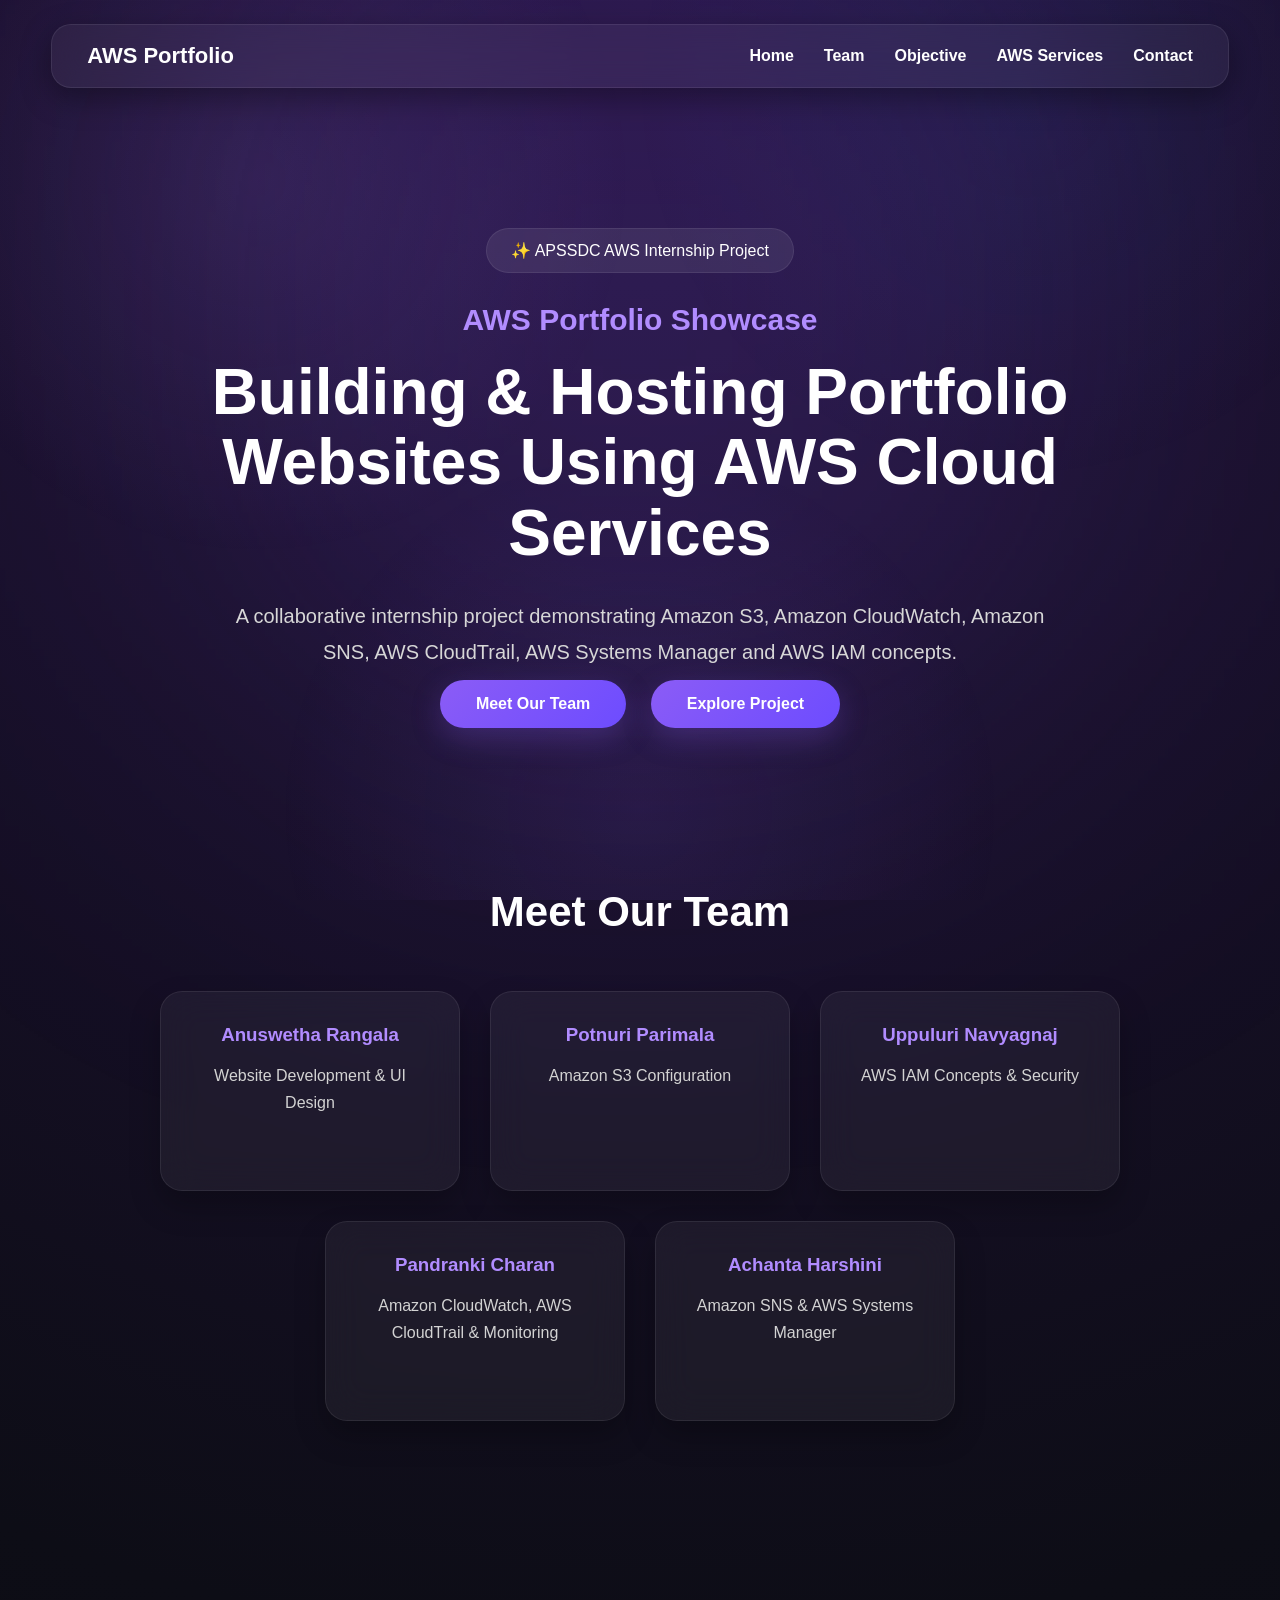
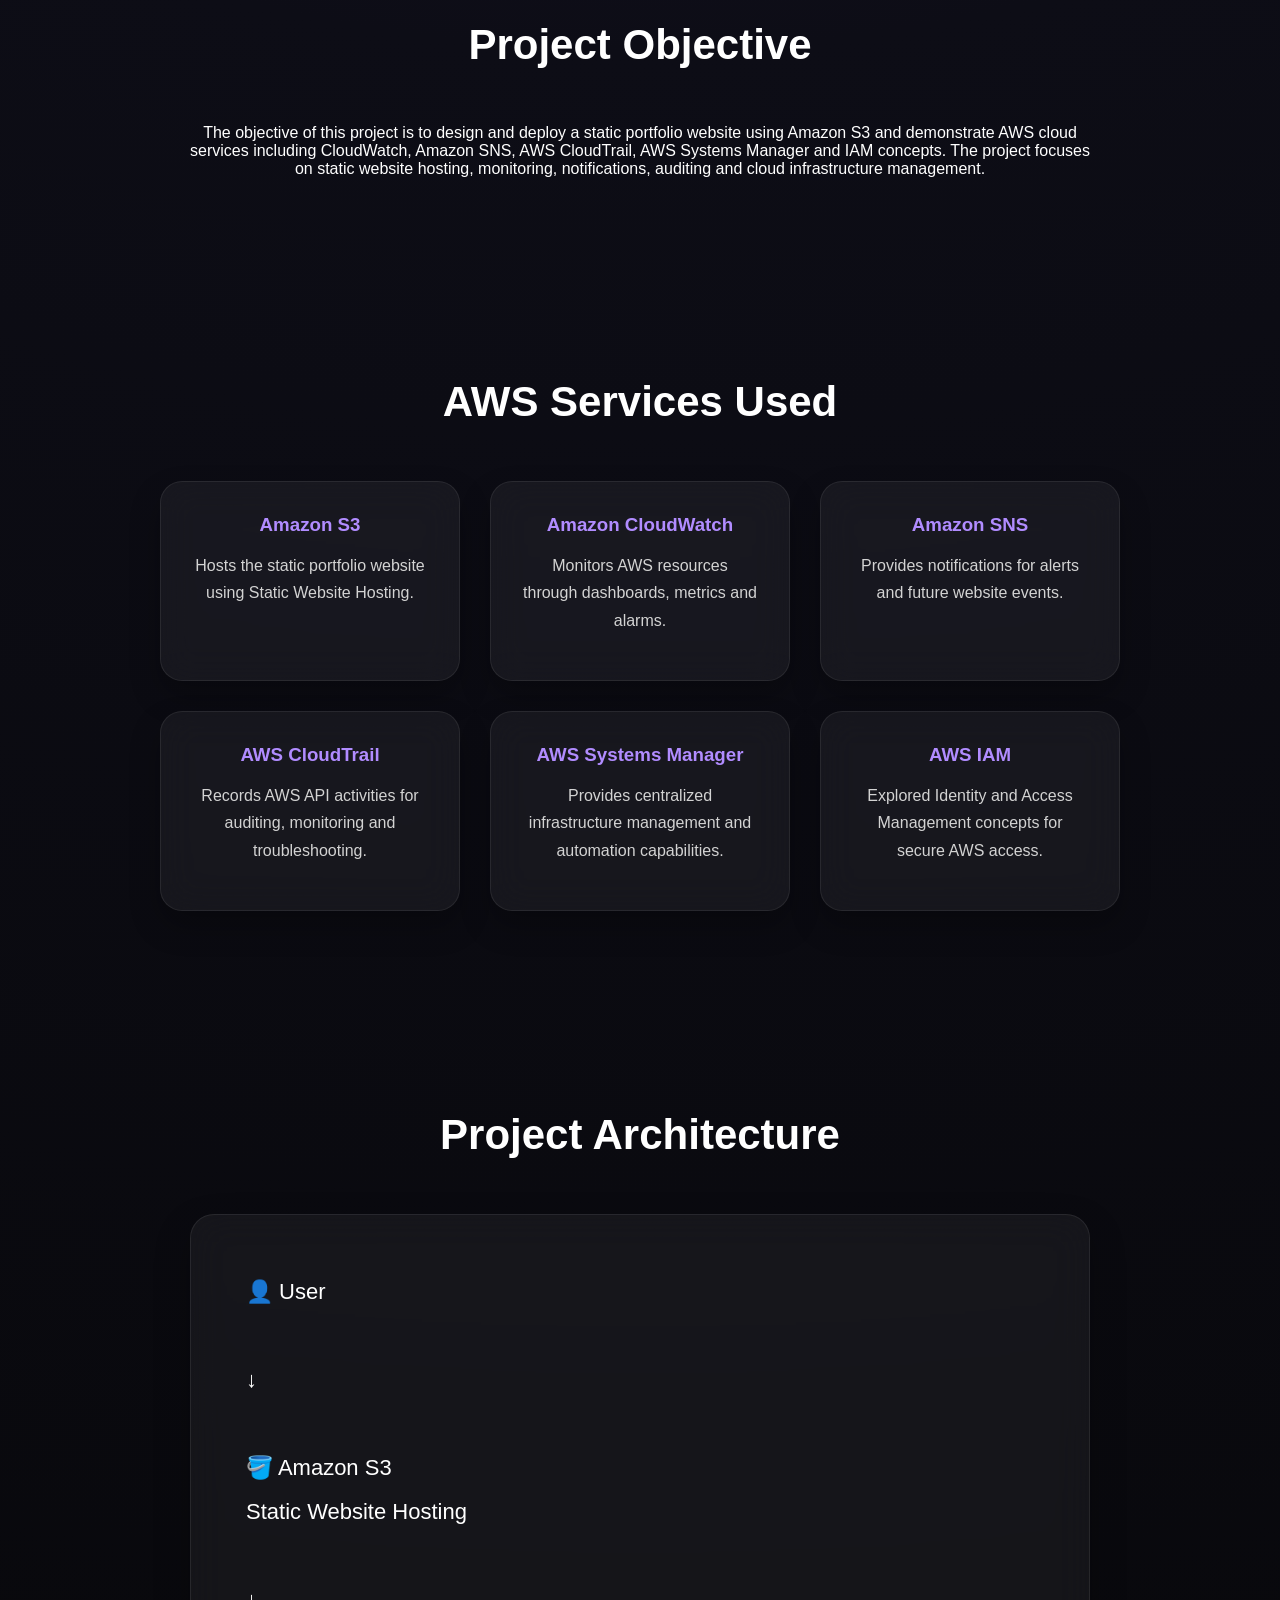
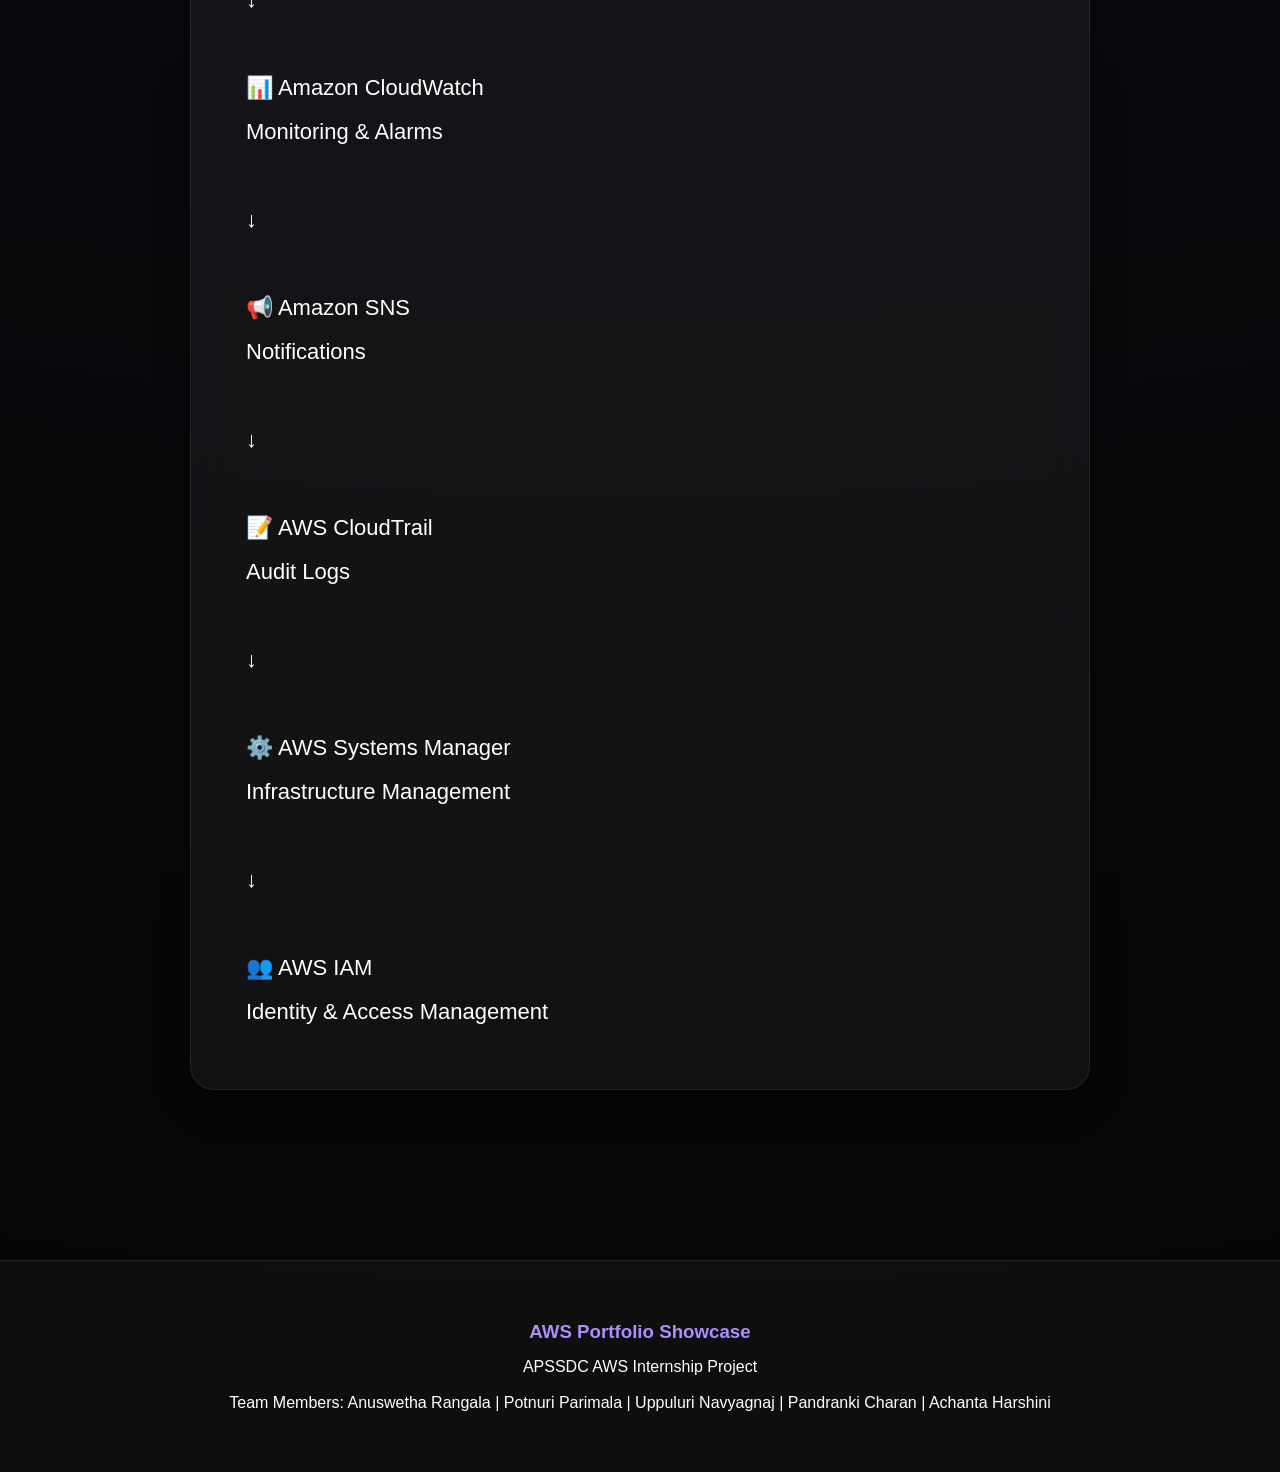
<file: index.html>
<!DOCTYPE html>
<html lang="en">
<head>
<meta charset="UTF-8">
<meta name="viewport" content="width=device-width, initial-scale=1.0">
<title>AWS Portfolio Showcase</title>
<link rel="stylesheet" href="style.css">
</head>
<body>

<nav>
<div class="logo">AWS Portfolio</div>
<ul>
<li><a href="index.html">Home</a></li>
<li><a href="#team">Team</a></li>
<li><a href="#objective">Objective</a></li>
<li><a href="#services">AWS Services</a></li>
<li><a href="#contact">Contact</a></li>
</ul>
</nav>

<section class="hero">
<p class="badge">✨ APSSDC AWS Internship Project</p>
<h1>AWS Portfolio Showcase</h1>
<h2>Building & Hosting Portfolio Websites Using AWS Cloud Services</h2>
<p class="subtitle">
A collaborative internship project demonstrating Amazon S3, Amazon CloudWatch,
Amazon SNS, AWS CloudTrail, AWS Systems Manager and AWS IAM concepts.
</p>
<div class="buttons">
<a href="#team" class="btn">Meet Our Team</a>
<a href="#services" class="btn">Explore Project</a>
</div>
</section>

<section id="team" class="team">
<h2>Meet Our Team</h2>
<div class="team-container">
<a href="anuswetha.html" class="card">
<h3>Anuswetha Rangala</h3>
<p>Website Development & UI Design</p>
</a>

<a href="parimala.html" class="card">
<h3>Potnuri Parimala</h3>
<p>Amazon S3 Configuration</p>
</a>

<a href="navyagna.html" class="card">
<h3>Uppuluri Navyagnaj</h3>
<p>AWS IAM Concepts & Security</p>
</a>

<a href="charan.html" class="card">
<h3>Pandranki Charan</h3>
<p>Amazon CloudWatch, AWS CloudTrail & Monitoring</p>
</a>

<a href="harshini.html" class="card">
<h3>Achanta Harshini</h3>
<p>Amazon SNS & AWS Systems Manager</p>
</a>
</div>
</section>

<section id="objective" class="services">
<h2>Project Objective</h2>
<p style="max-width:900px;margin:auto;text-align:center;">
The objective of this project is to design and deploy a static portfolio website using Amazon S3 and demonstrate AWS cloud services including CloudWatch, Amazon SNS, AWS CloudTrail, AWS Systems Manager and IAM concepts. The project focuses on static website hosting, monitoring, notifications, auditing and cloud infrastructure management.
</p>
</section>

<section id="services" class="services">
<h2>AWS Services Used</h2>
<div class="services-container">

<div class="service-card">
<h3>Amazon S3</h3>
<p>Hosts the static portfolio website using Static Website Hosting.</p>
</div>

<div class="service-card">
<h3>Amazon CloudWatch</h3>
<p>Monitors AWS resources through dashboards, metrics and alarms.</p>
</div>

<div class="service-card">
<h3>Amazon SNS</h3>
<p>Provides notifications for alerts and future website events.</p>
</div>

<div class="service-card">
<h3>AWS CloudTrail</h3>
<p>Records AWS API activities for auditing, monitoring and troubleshooting.</p>
</div>

<div class="service-card">
<h3>AWS Systems Manager</h3>
<p>Provides centralized infrastructure management and automation capabilities.</p>
</div>

<div class="service-card">
<h3>AWS IAM</h3>
<p>Explored Identity and Access Management concepts for secure AWS access.</p>
</div>

</div>
</section>

<section class="architecture">
<h2>Project Architecture</h2>
<div class="architecture-box">
👤 User
<br><br>↓<br><br>
🪣 Amazon S3<br>Static Website Hosting
<br><br>↓<br><br>
📊 Amazon CloudWatch<br>Monitoring & Alarms
<br><br>↓<br><br>
📢 Amazon SNS<br>Notifications
<br><br>↓<br><br>
📝 AWS CloudTrail<br>Audit Logs
<br><br>↓<br><br>
⚙️ AWS Systems Manager<br>Infrastructure Management
<br><br>↓<br><br>
👥 AWS IAM<br>Identity & Access Management
</div>
</section>

<footer id="contact">
<h3>AWS Portfolio Showcase</h3>
<p>APSSDC AWS Internship Project</p>
<br>
<p>
Team Members:
Anuswetha Rangala |
Potnuri Parimala |
Uppuluri Navyagnaj |
Pandranki Charan |
Achanta Harshini
</p>
</footer>

</body>
</html>
</file>
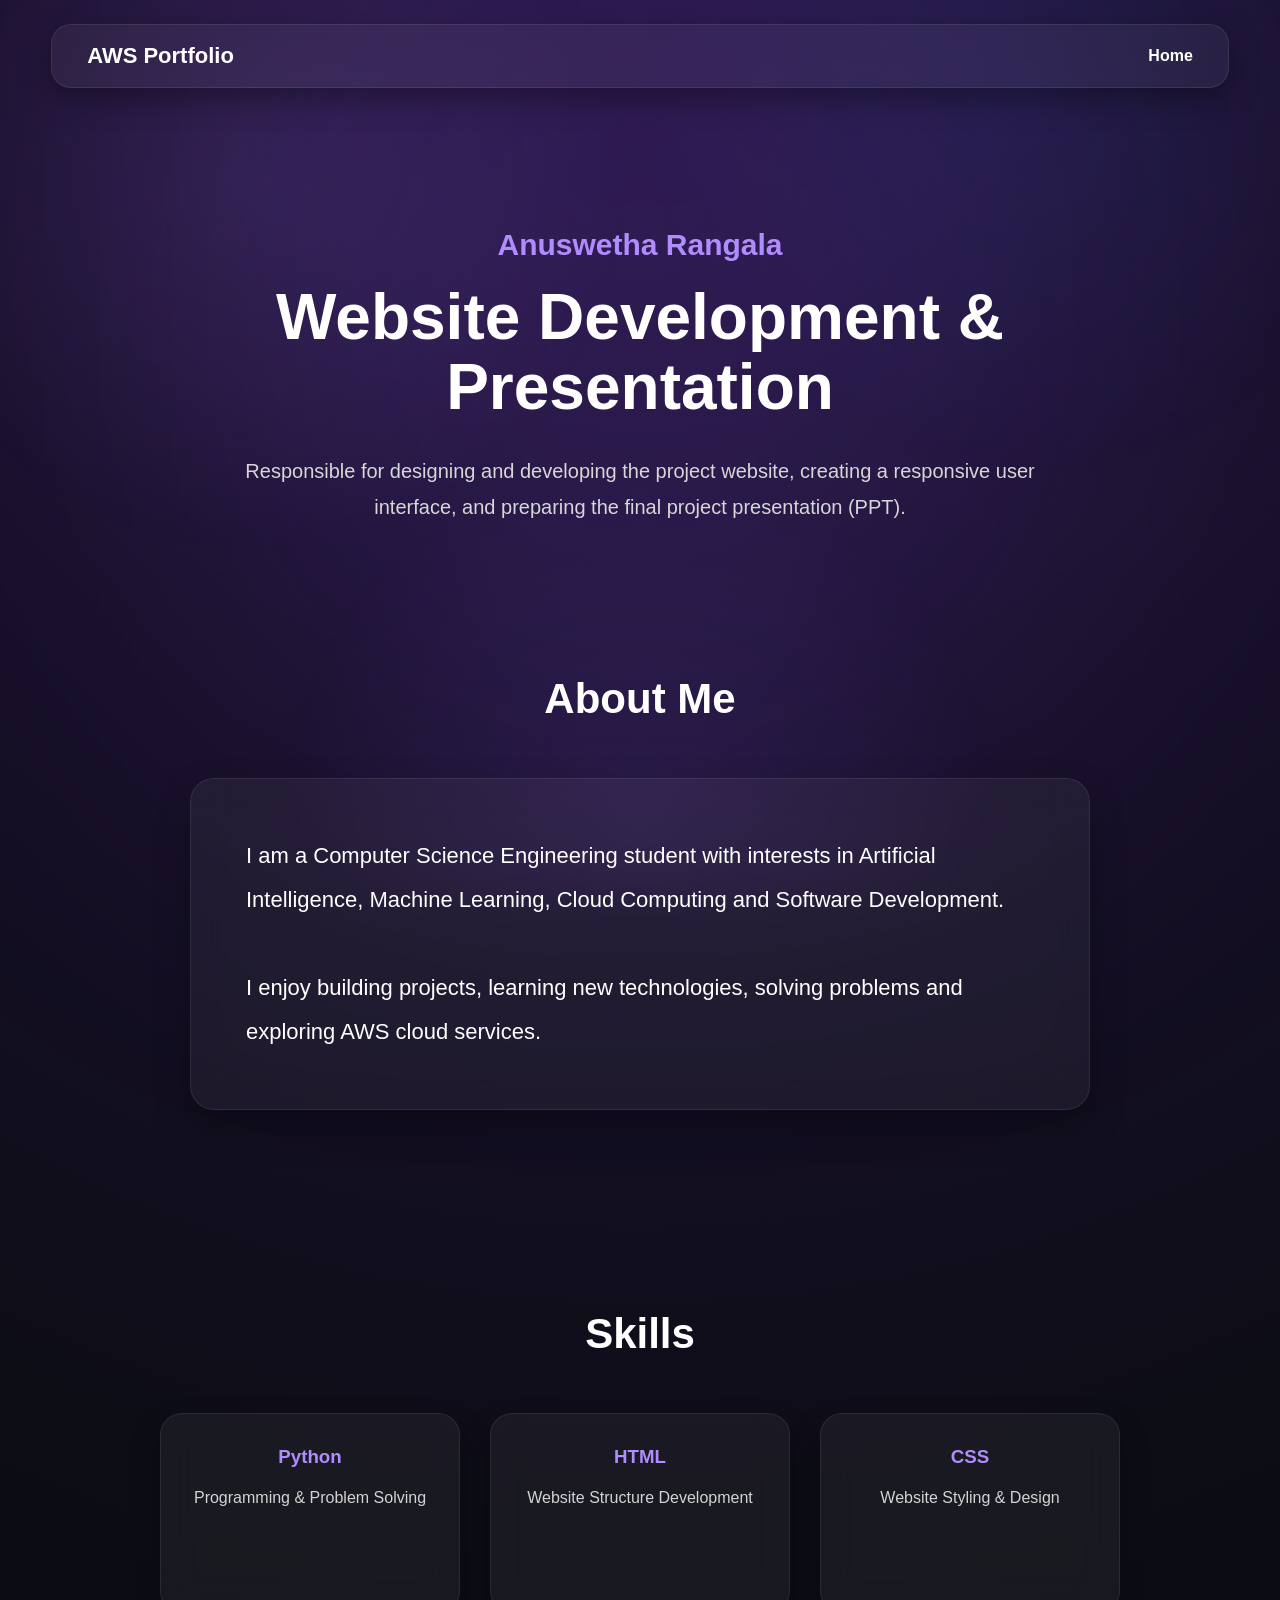
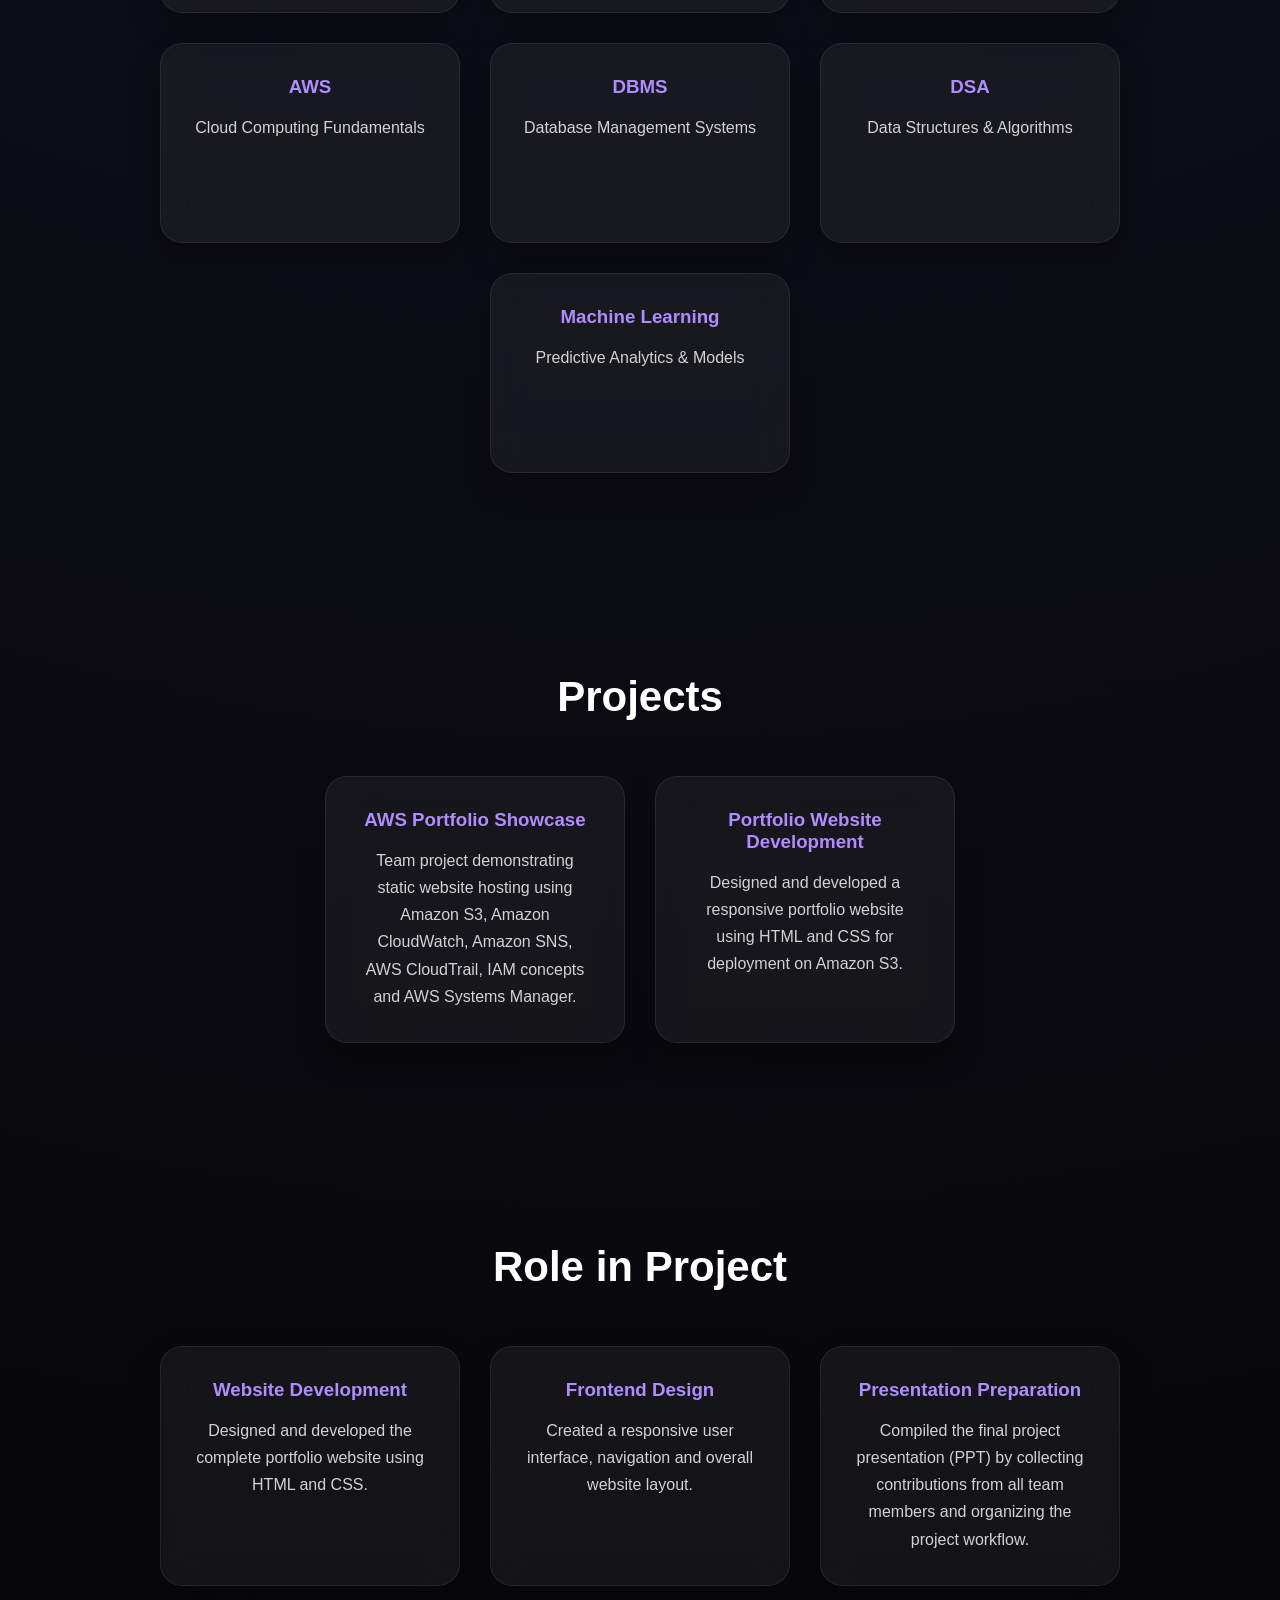
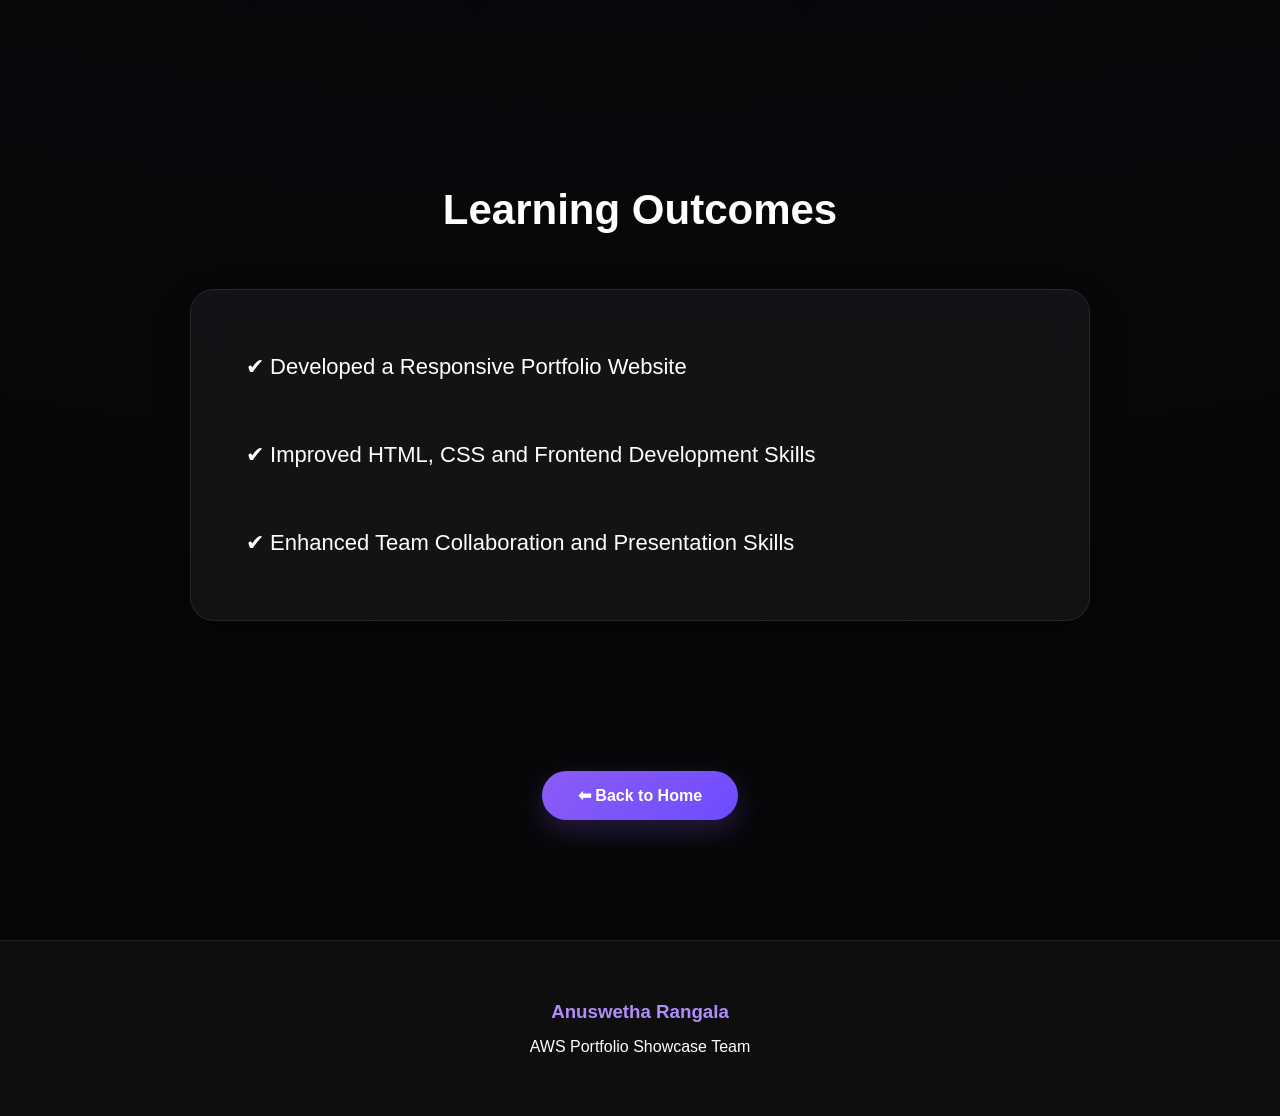
<file: anuswetha.html>
<!DOCTYPE html>
<html lang="en">

<head>
    <meta charset="UTF-8">
    <meta name="viewport" content="width=device-width, initial-scale=1.0">
    <title>Anuswetha Rangala</title>
    <link rel="stylesheet" href="style.css">
</head>

<body>

    <nav>

        <div class="logo">AWS Portfolio</div>

        <ul>
            <li><a href="index.html">Home</a></li>
        </ul>

    </nav>

    <!-- HERO SECTION -->

    <section class="hero">

        <h1>Anuswetha Rangala</h1>

        <h2>
            Website Development & Presentation
        </h2>

        <p class="subtitle">
            Responsible for designing and developing the project
            website, creating a responsive user interface, and
            preparing the final project presentation (PPT).
        </p>

    </section>

    <!-- ABOUT -->

    <section class="team">

        <h2>About Me</h2>

        <div class="architecture-box">

            I am a Computer Science Engineering student with
            interests in Artificial Intelligence, Machine Learning,
            Cloud Computing and Software Development.

            <br><br>

            I enjoy building projects, learning new technologies,
            solving problems and exploring AWS cloud services.

        </div>

    </section>

    <!-- SKILLS -->

    <section class="services">

        <h2>Skills</h2>

        <div class="services-container">

            <div class="service-card">
                <h3>Python</h3>
                <p>Programming & Problem Solving</p>
            </div>

            <div class="service-card">
                <h3>HTML</h3>
                <p>Website Structure Development</p>
            </div>

            <div class="service-card">
                <h3>CSS</h3>
                <p>Website Styling & Design</p>
            </div>

            <div class="service-card">
                <h3>AWS</h3>
                <p>Cloud Computing Fundamentals</p>
            </div>

            <div class="service-card">
                <h3>DBMS</h3>
                <p>Database Management Systems</p>
            </div>

            <div class="service-card">
                <h3>DSA</h3>
                <p>Data Structures & Algorithms</p>
            </div>

            <div class="service-card">
                <h3>Machine Learning</h3>
                <p>Predictive Analytics & Models</p>
            </div>

        </div>

    </section>

    <!-- PROJECTS -->

    <section class="services">

        <h2>Projects</h2>

        <div class="services-container">

            <div class="service-card">

                <h3>AWS Portfolio Showcase</h3>

                <p>
                    Team project demonstrating static website hosting using
                    Amazon S3, Amazon CloudWatch, Amazon SNS,
                    AWS CloudTrail, IAM concepts and AWS Systems Manager.
                </p>

            </div>

            <div class="service-card">

                <h3>Portfolio Website Development</h3>

                <p>
                    Designed and developed a responsive portfolio
                    website using HTML and CSS for deployment
                    on Amazon S3.
                </p>

            </div>

        </div>

    </section>

    <!-- ROLE -->

    <section class="services">

        <h2>Role in Project</h2>

        <div class="services-container">

            <div class="service-card">

                <h3>Website Development</h3>

                <p>
                    Designed and developed the complete
                    portfolio website using HTML and CSS.
                </p>

            </div>

            <div class="service-card">

                <h3>Frontend Design</h3>

                <p>
                    Created a responsive user interface,
                    navigation and overall website layout.
                </p>

            </div>

            <div class="service-card">

                <h3>Presentation Preparation</h3>

                <p>
                    Compiled the final project presentation (PPT)
                    by collecting contributions from all team
                    members and organizing the project workflow.
                </p>

            </div>

        </div>

    </section>

    <!-- LEARNING OUTCOMES -->

    <section class="team">

        <h2>Learning Outcomes</h2>

        <div class="architecture-box">

            ✔ Developed a Responsive Portfolio Website

            <br><br>

            ✔ Improved HTML, CSS and Frontend Development Skills

            <br><br>

            ✔ Enhanced Team Collaboration and Presentation Skills

        </div>

    </section>

    <!-- BACK BUTTON -->

    <section style="text-align:center; padding:40px;">

        <a href="index.html" class="back-btn">
            ⬅ Back to Home
        </a>

    </section>

    <!-- FOOTER -->

    <footer>

        <h3>Anuswetha Rangala</h3>

        <p>AWS Portfolio Showcase Team</p>

    </footer>

</body>

</html>
</file>
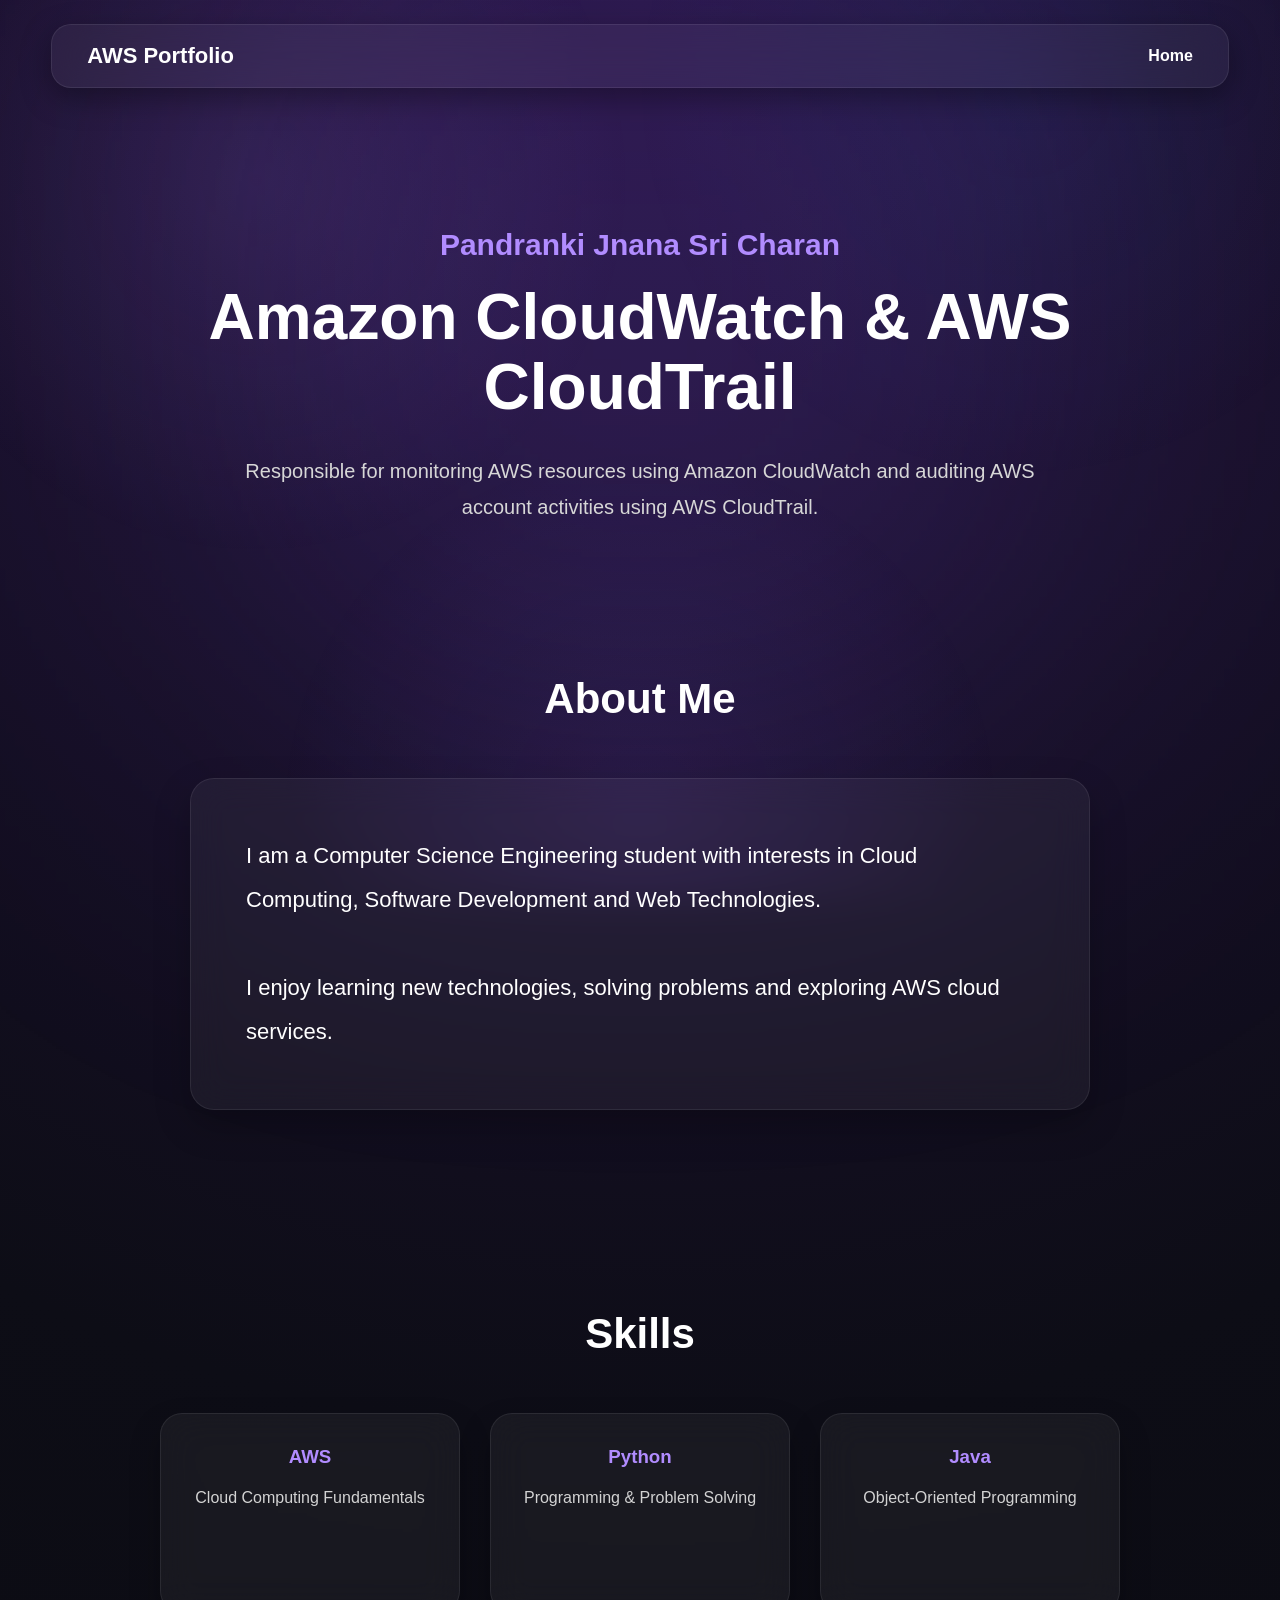
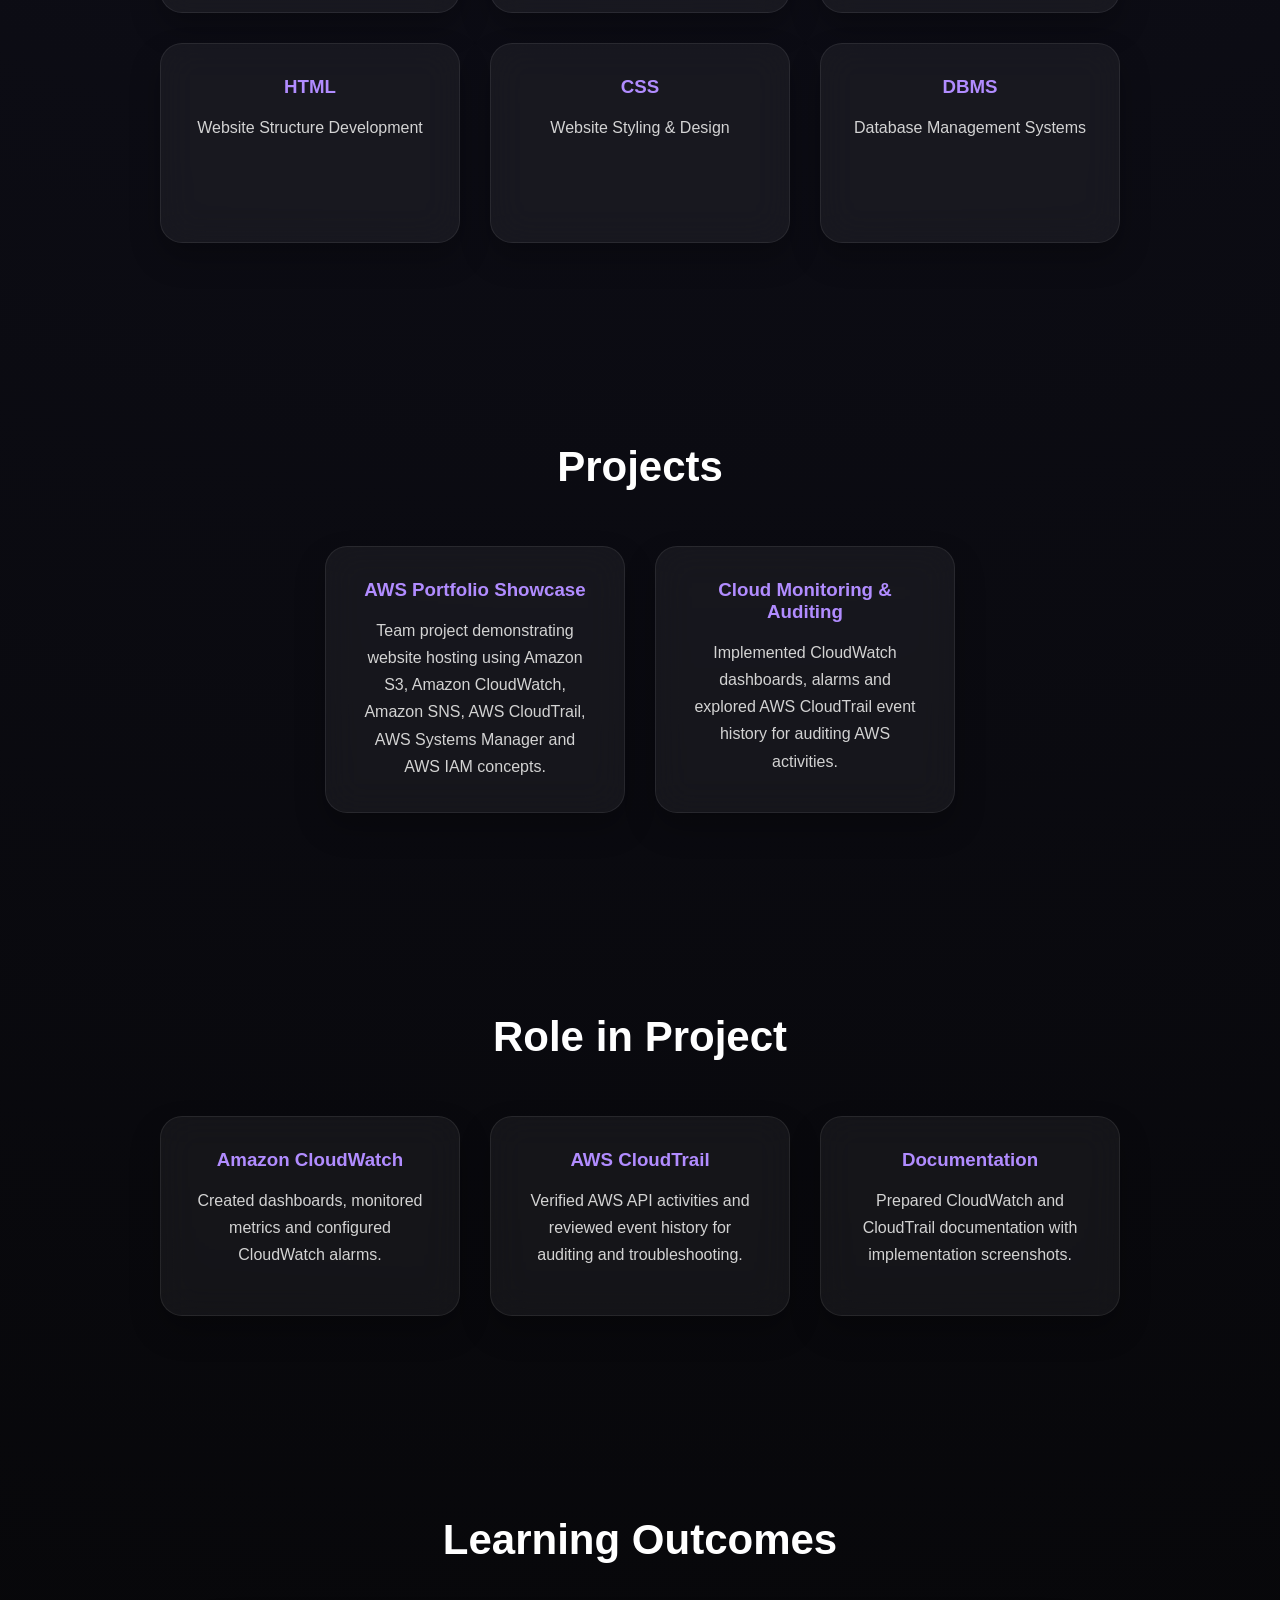
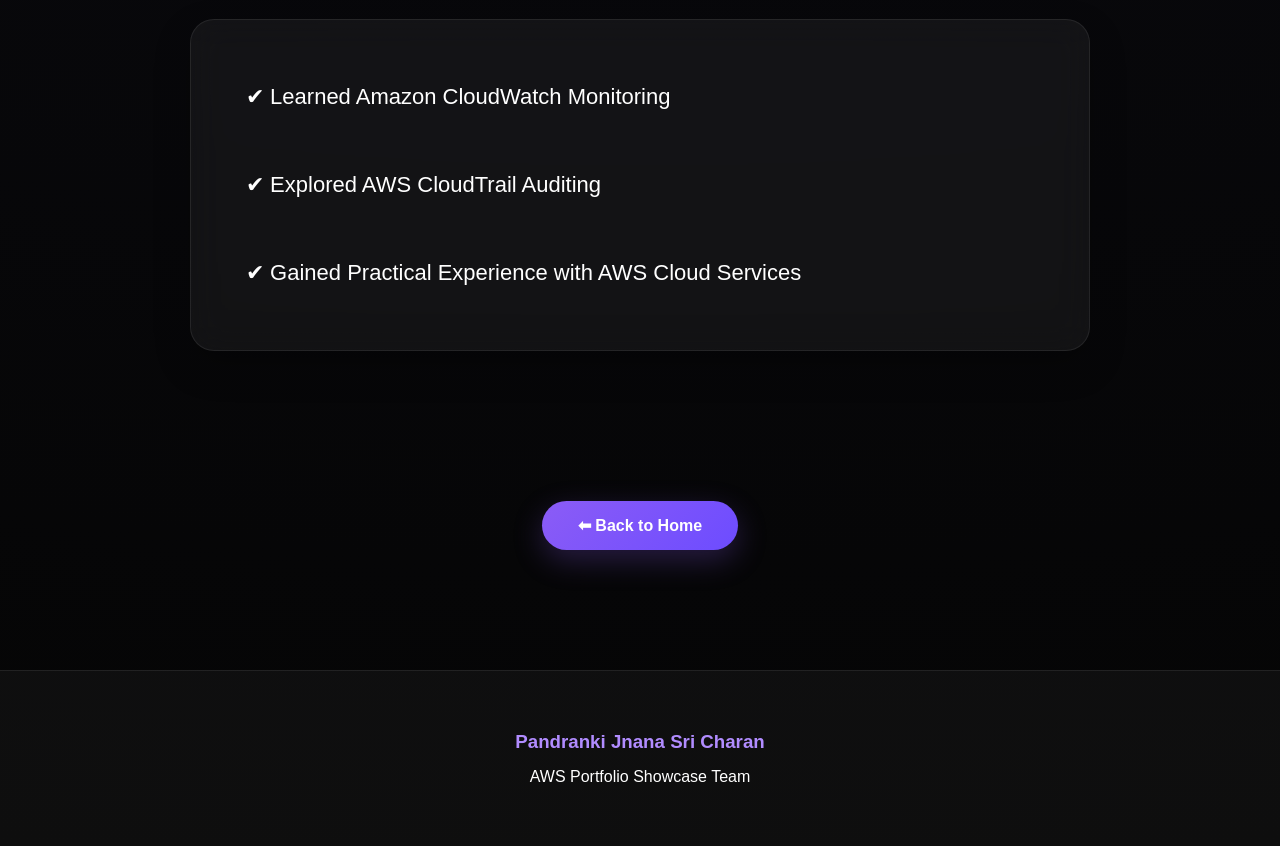
<file: charan.html>
<!DOCTYPE html>
<html lang="en">
<head>
<meta charset="UTF-8">
<meta name="viewport" content="width=device-width, initial-scale=1.0">
<title>Pandranki Jnana Sri Charan</title>
<link rel="stylesheet" href="style.css">
</head>
<body>
<nav><div class="logo">AWS Portfolio</div><ul><li><a href="index.html">Home</a></li></ul></nav>

<section class="hero">
<h1>Pandranki Jnana Sri Charan</h1>
<h2>Amazon CloudWatch & AWS CloudTrail</h2>
<p class="subtitle">Responsible for monitoring AWS resources using Amazon CloudWatch and auditing AWS account activities using AWS CloudTrail.</p>
</section>

<section class="team"><h2>About Me</h2><div class="architecture-box">
I am a Computer Science Engineering student with interests in Cloud Computing, Software Development and Web Technologies.
<br><br>
I enjoy learning new technologies, solving problems and exploring AWS cloud services.
</div></section>

<section class="services">
<h2>Skills</h2>
<div class="services-container">
<div class="service-card"><h3>AWS</h3><p>Cloud Computing Fundamentals</p></div>
<div class="service-card"><h3>Python</h3><p>Programming & Problem Solving</p></div>
<div class="service-card"><h3>Java</h3><p>Object-Oriented Programming</p></div>
<div class="service-card"><h3>HTML</h3><p>Website Structure Development</p></div>
<div class="service-card"><h3>CSS</h3><p>Website Styling & Design</p></div>
<div class="service-card"><h3>DBMS</h3><p>Database Management Systems</p></div>
</div></section>

<section class="services">
<h2>Projects</h2>
<div class="services-container">
<div class="service-card"><h3>AWS Portfolio Showcase</h3><p>Team project demonstrating website hosting using Amazon S3, Amazon CloudWatch, Amazon SNS, AWS CloudTrail, AWS Systems Manager and AWS IAM concepts.</p></div>
<div class="service-card"><h3>Cloud Monitoring & Auditing</h3><p>Implemented CloudWatch dashboards, alarms and explored AWS CloudTrail event history for auditing AWS activities.</p></div>
</div></section>

<section class="services">
<h2>Role in Project</h2>
<div class="services-container">
<div class="service-card"><h3>Amazon CloudWatch</h3><p>Created dashboards, monitored metrics and configured CloudWatch alarms.</p></div>
<div class="service-card"><h3>AWS CloudTrail</h3><p>Verified AWS API activities and reviewed event history for auditing and troubleshooting.</p></div>
<div class="service-card"><h3>Documentation</h3><p>Prepared CloudWatch and CloudTrail documentation with implementation screenshots.</p></div>
</div></section>

<section class="team"><h2>Learning Outcomes</h2><div class="architecture-box">
✔ Learned Amazon CloudWatch Monitoring<br><br>
✔ Explored AWS CloudTrail Auditing<br><br>
✔ Gained Practical Experience with AWS Cloud Services
</div></section>

<section style="text-align:center;padding:40px;"><a href="index.html" class="back-btn">⬅ Back to Home</a></section>
<footer><h3>Pandranki Jnana Sri Charan</h3><p>AWS Portfolio Showcase Team</p></footer>
</body></html>
</file>
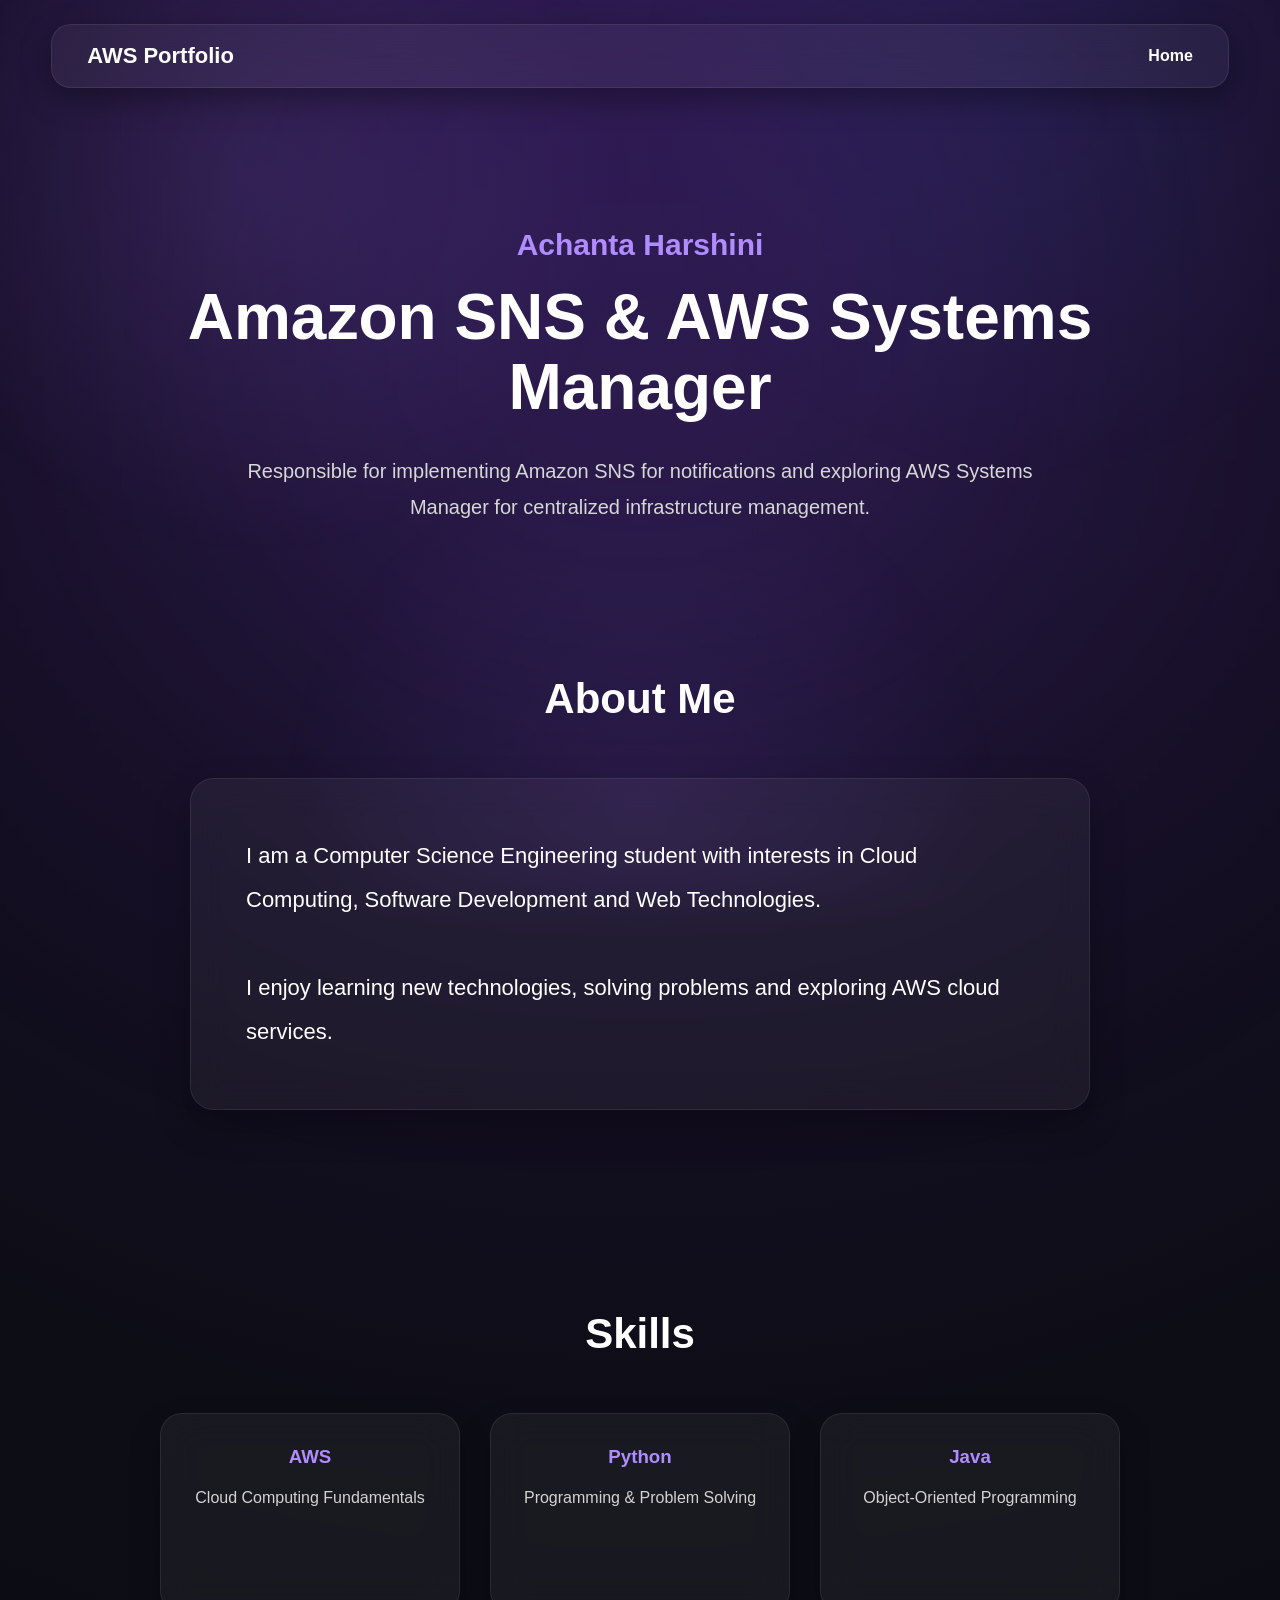
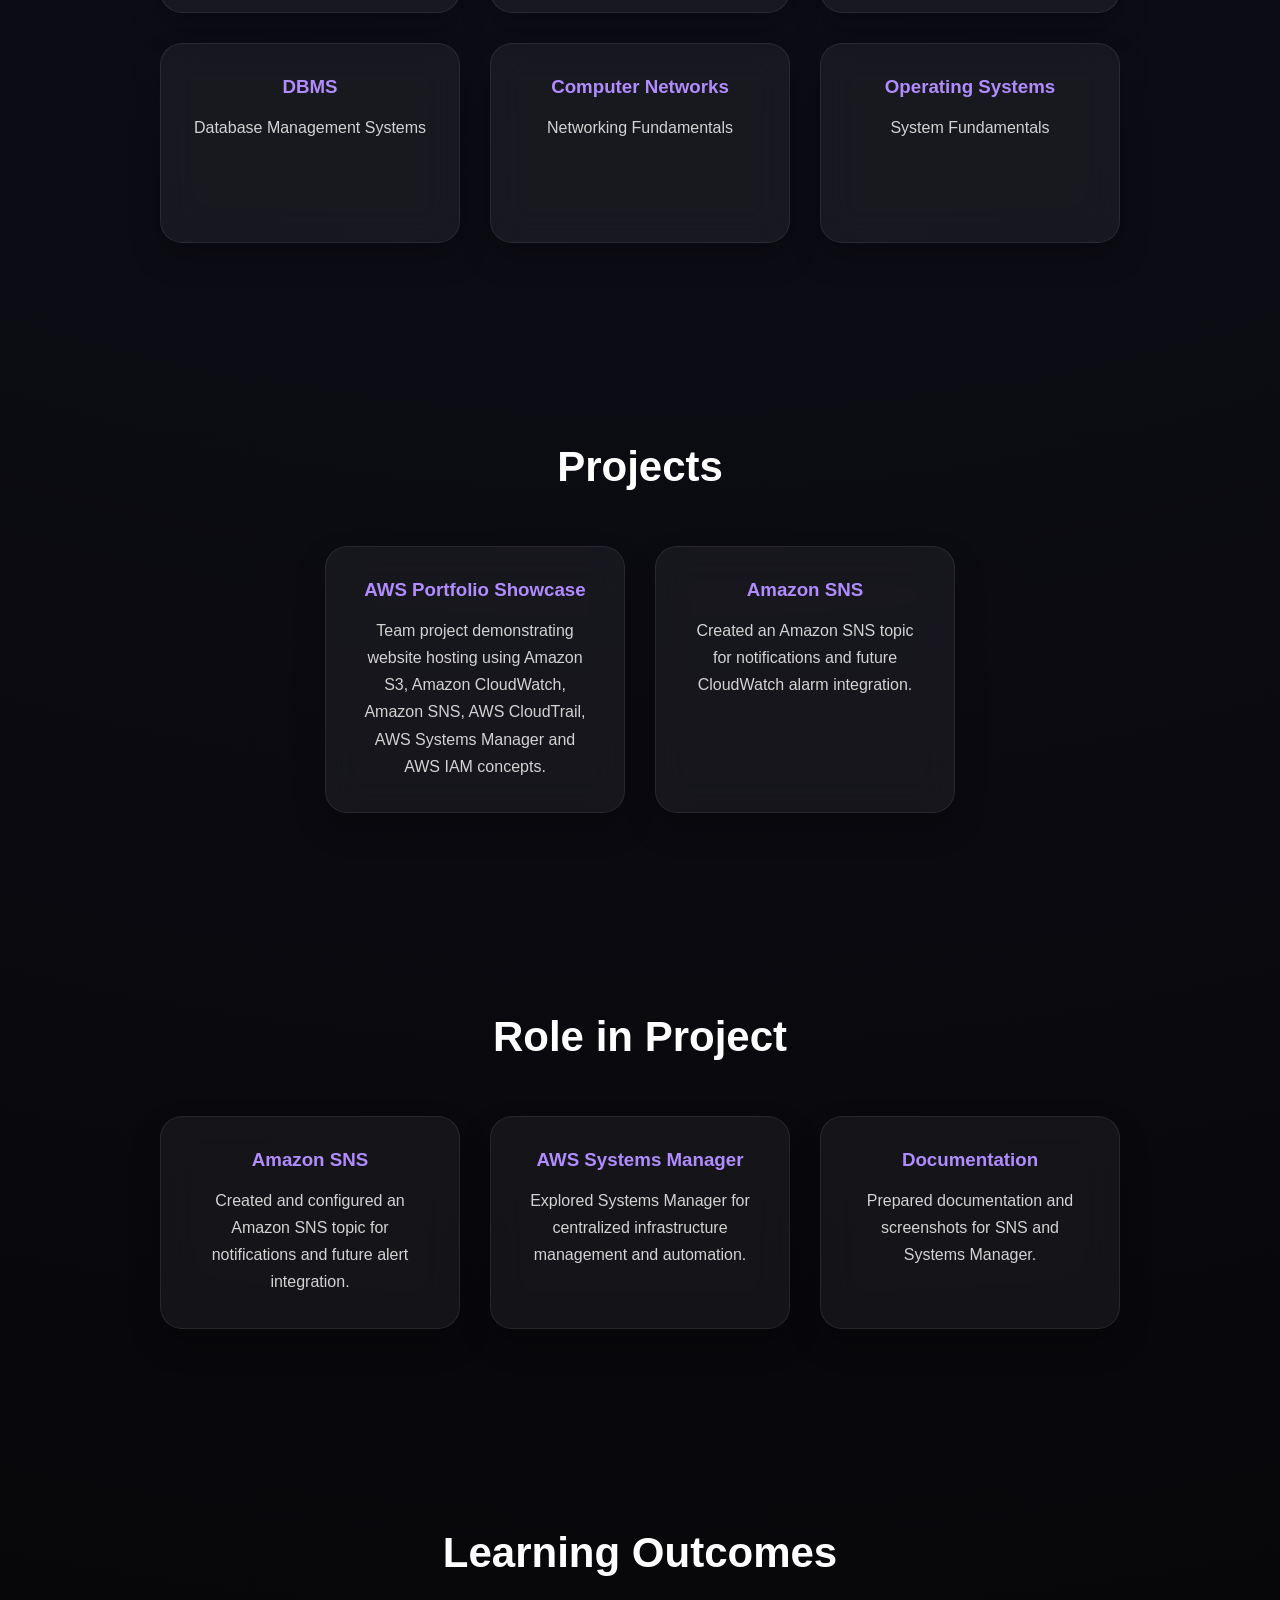
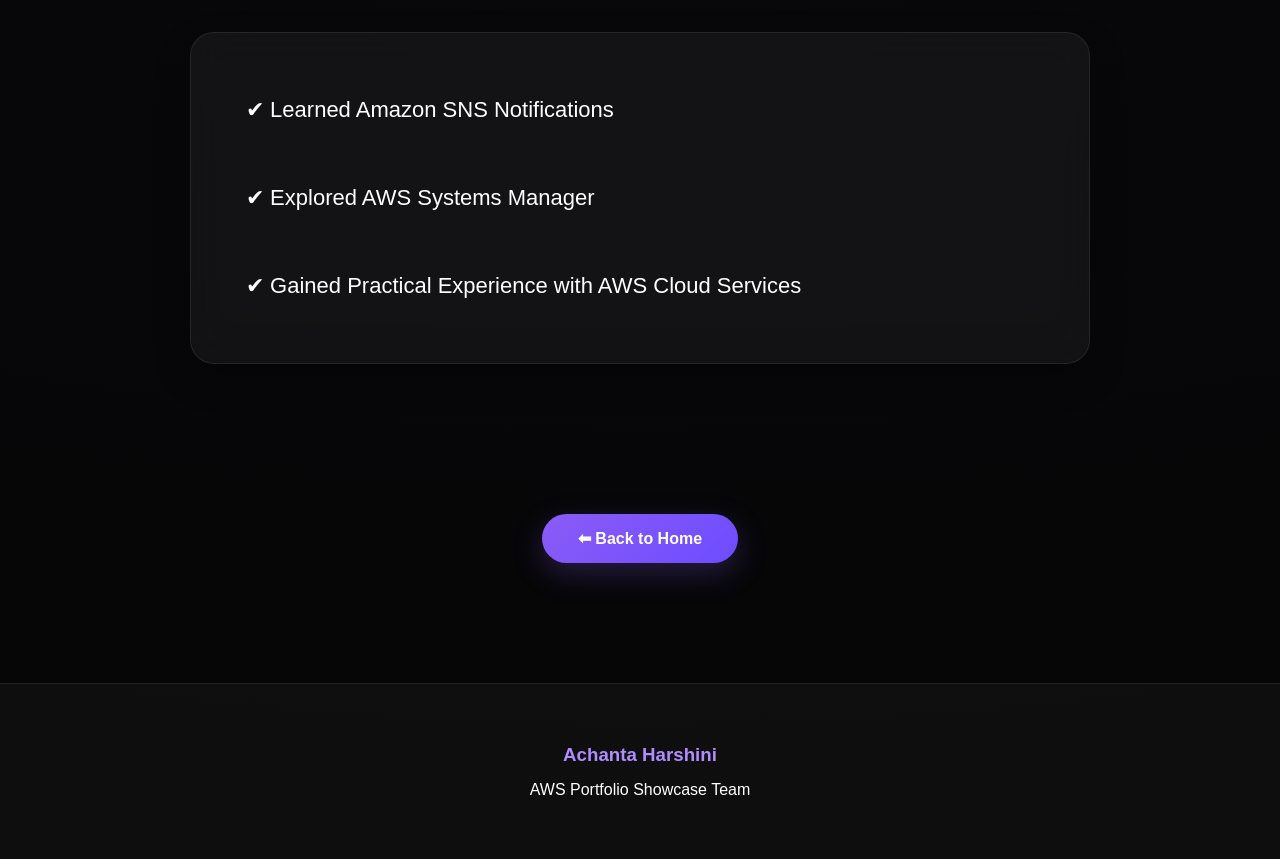
<file: harshini.html>
<!DOCTYPE html>
<html lang="en">
<head>
<meta charset="UTF-8">
<meta name="viewport" content="width=device-width, initial-scale=1.0">
<title>Achanta Harshini</title>
<link rel="stylesheet" href="style.css">
</head>
<body>
<nav>
<div class="logo">AWS Portfolio</div>
<ul><li><a href="index.html">Home</a></li></ul>
</nav>

<section class="hero">
<h1>Achanta Harshini</h1>
<h2>Amazon SNS & AWS Systems Manager</h2>
<p class="subtitle">
Responsible for implementing Amazon SNS for notifications and exploring AWS Systems Manager for centralized infrastructure management.
</p>
</section>

<section class="team">
<h2>About Me</h2>
<div class="architecture-box">
I am a Computer Science Engineering student with interests in Cloud Computing, Software Development and Web Technologies.
<br><br>
I enjoy learning new technologies, solving problems and exploring AWS cloud services.
</div>
</section>

<section class="services">
<h2>Skills</h2>
<div class="services-container">
<div class="service-card"><h3>AWS</h3><p>Cloud Computing Fundamentals</p></div>
<div class="service-card"><h3>Python</h3><p>Programming & Problem Solving</p></div>
<div class="service-card"><h3>Java</h3><p>Object-Oriented Programming</p></div>
<div class="service-card"><h3>DBMS</h3><p>Database Management Systems</p></div>
<div class="service-card"><h3>Computer Networks</h3><p>Networking Fundamentals</p></div>
<div class="service-card"><h3>Operating Systems</h3><p>System Fundamentals</p></div>
</div>
</section>

<section class="services">
<h2>Projects</h2>
<div class="services-container">
<div class="service-card">
<h3>AWS Portfolio Showcase</h3>
<p>Team project demonstrating website hosting using Amazon S3, Amazon CloudWatch, Amazon SNS, AWS CloudTrail, AWS Systems Manager and AWS IAM concepts.</p>
</div>
<div class="service-card">
<h3>Amazon SNS</h3>
<p>Created an Amazon SNS topic for notifications and future CloudWatch alarm integration.</p>
</div>
</div>
</section>

<section class="services">
<h2>Role in Project</h2>
<div class="services-container">
<div class="service-card"><h3>Amazon SNS</h3><p>Created and configured an Amazon SNS topic for notifications and future alert integration.</p></div>
<div class="service-card"><h3>AWS Systems Manager</h3><p>Explored Systems Manager for centralized infrastructure management and automation.</p></div>
<div class="service-card"><h3>Documentation</h3><p>Prepared documentation and screenshots for SNS and Systems Manager.</p></div>
</div>
</section>

<section class="team">
<h2>Learning Outcomes</h2>
<div class="architecture-box">
✔ Learned Amazon SNS Notifications<br><br>
✔ Explored AWS Systems Manager<br><br>
✔ Gained Practical Experience with AWS Cloud Services
</div>
</section>

<section style="text-align:center;padding:40px;">
<a href="index.html" class="back-btn">⬅ Back to Home</a>
</section>

<footer>
<h3>Achanta Harshini</h3>
<p>AWS Portfolio Showcase Team</p>
</footer>
</body>
</html>
</file>
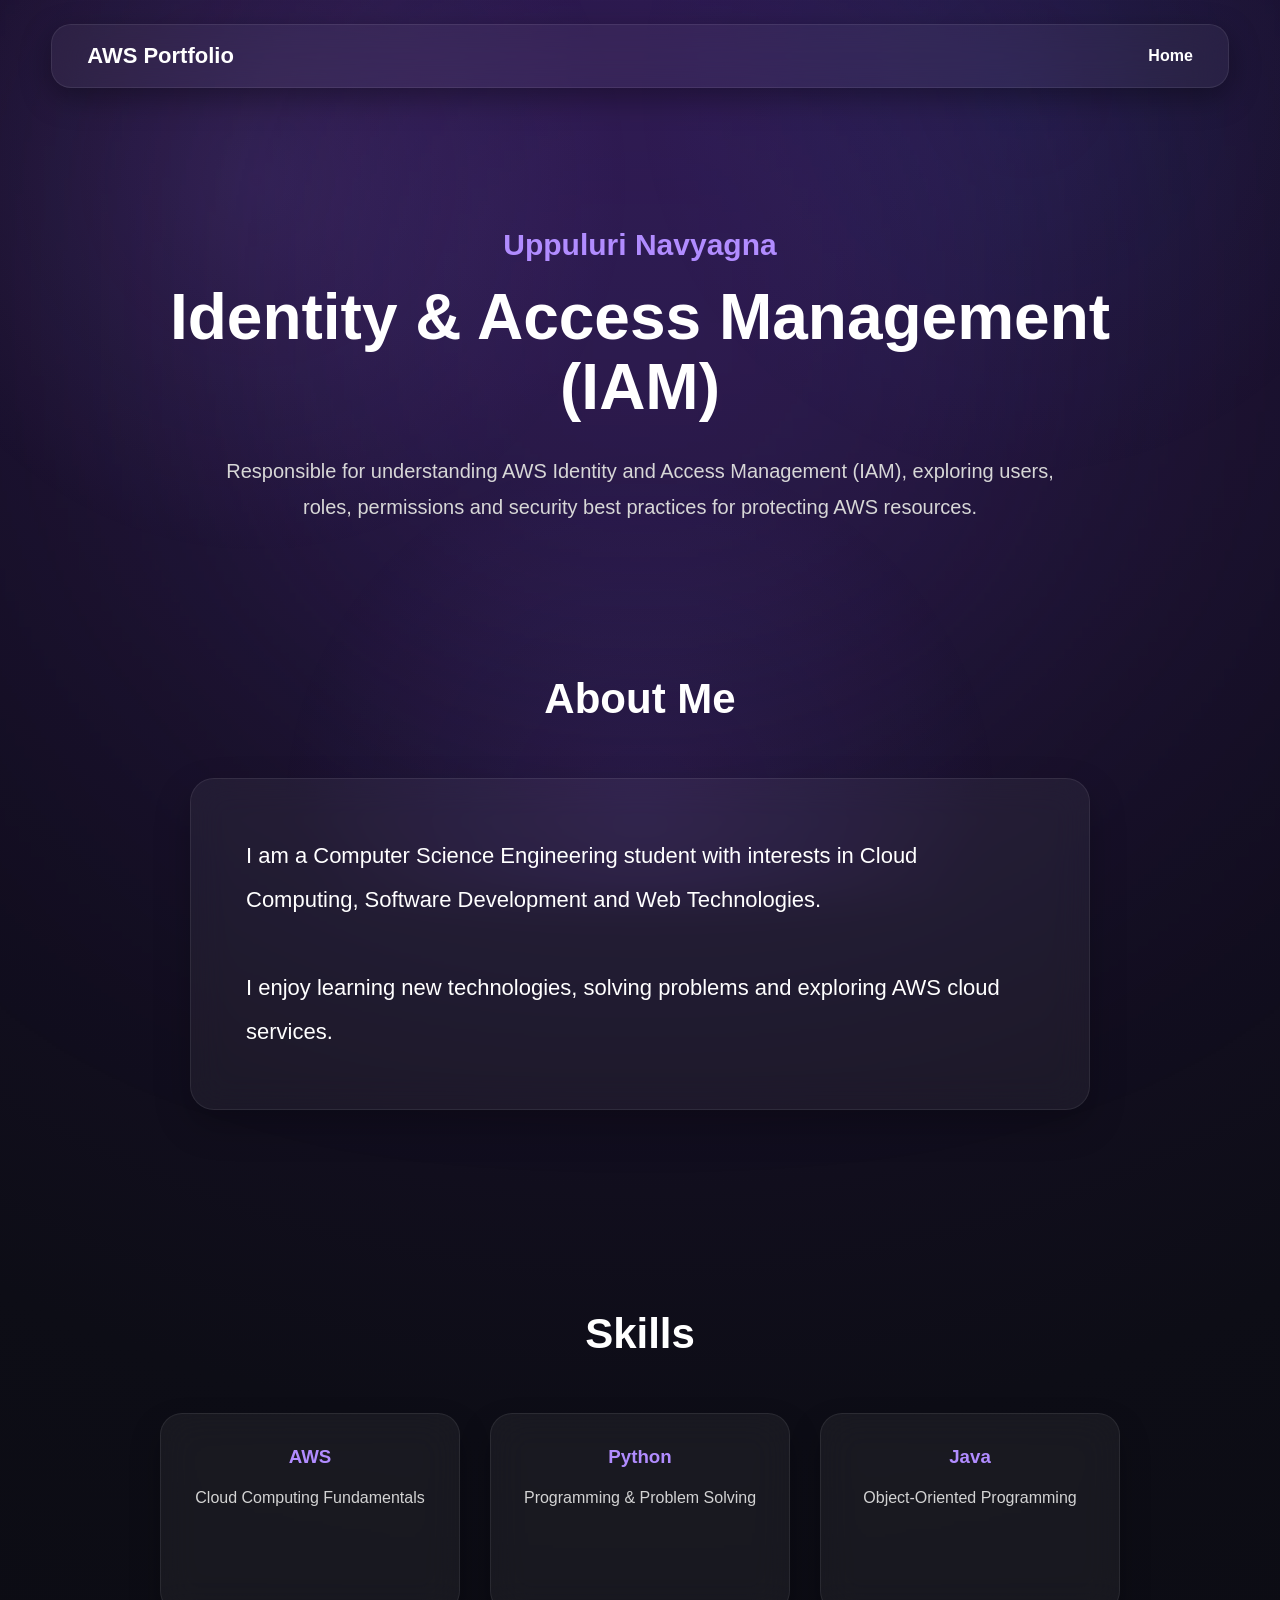
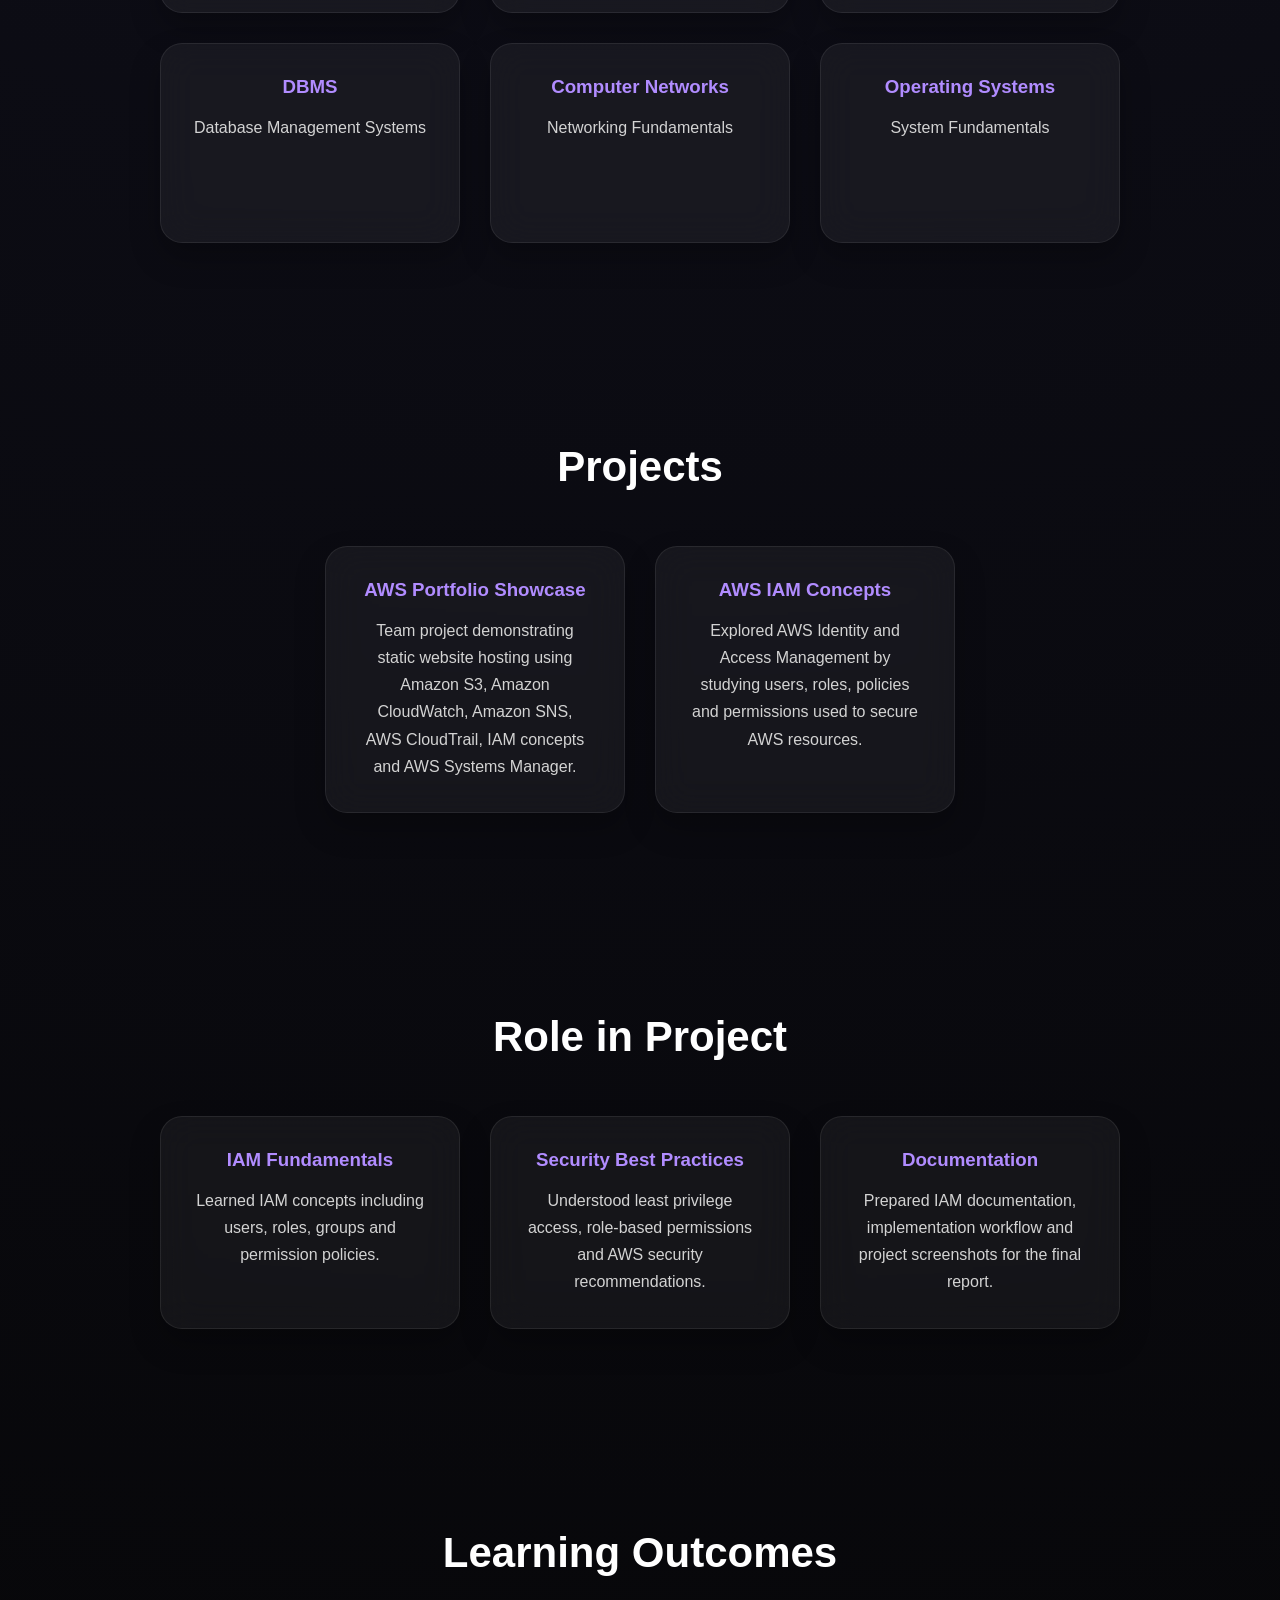
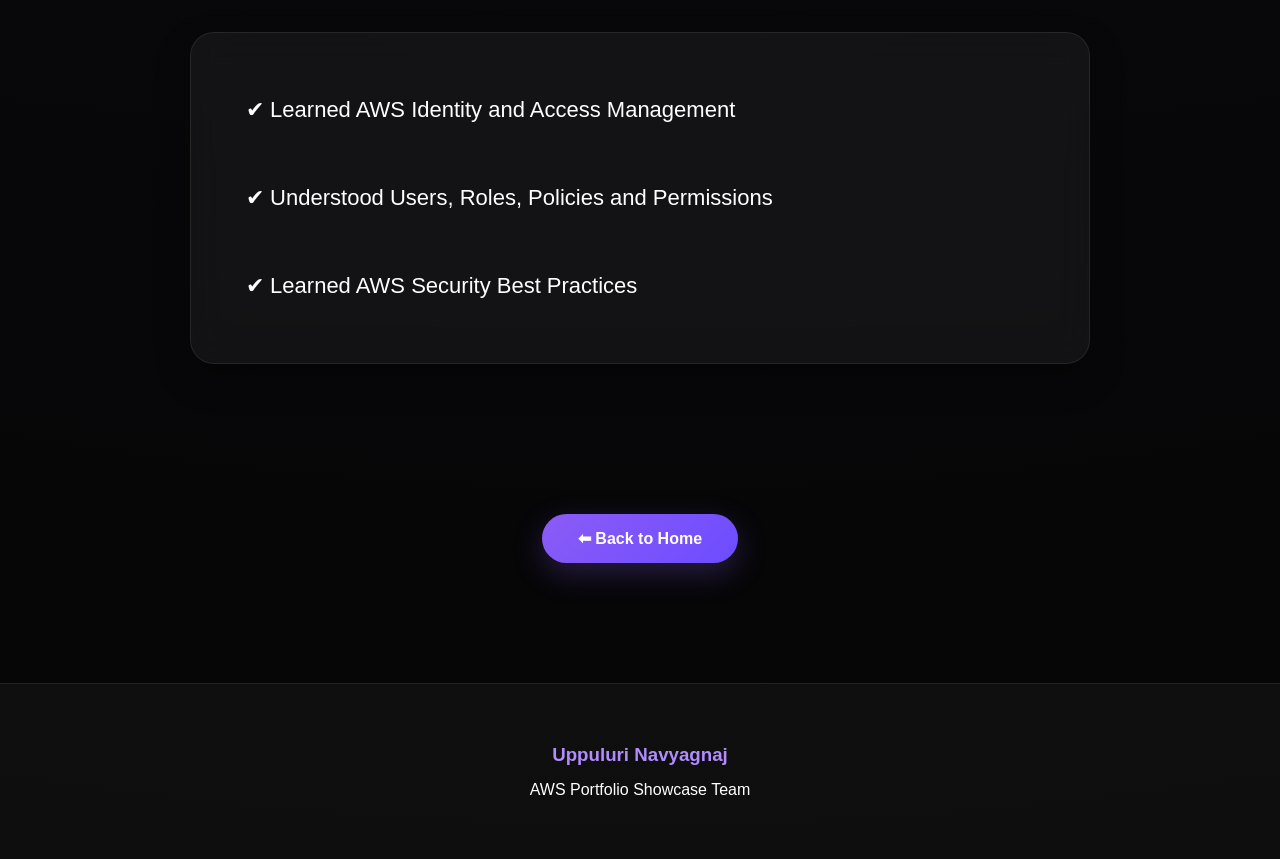
<file: navyagna.html>
<!DOCTYPE html>
<html lang="en">

<head>
    <meta charset="UTF-8">
    <meta name="viewport" content="width=device-width, initial-scale=1.0">
    <title>Uppuluri Navyagnaj</title>
    <link rel="stylesheet" href="style.css">
</head>

<body>

    <nav>

        <div class="logo">AWS Portfolio</div>

        <ul>
            <li><a href="index.html">Home</a></li>
        </ul>

    </nav>

    <section class="hero">

        <h1>Uppuluri Navyagna</h1>

        <h2>
            Identity & Access Management (IAM)
        </h2>

        <p class="subtitle">
            Responsible for understanding AWS Identity and Access Management (IAM),
            exploring users, roles, permissions and security best practices for
            protecting AWS resources.
        </p>

    </section>

    <section class="team">

        <h2>About Me</h2>

        <div class="architecture-box">

            I am a Computer Science Engineering student with
            interests in Cloud Computing, Software Development
            and Web Technologies.

            <br><br>

            I enjoy learning new technologies, solving problems
            and exploring AWS cloud services.

        </div>

    </section>

    <section class="services">

        <h2>Skills</h2>

        <div class="services-container">

            <div class="service-card">
                <h3>AWS</h3>
                <p>Cloud Computing Fundamentals</p>
            </div>

            <div class="service-card">
                <h3>Python</h3>
                <p>Programming & Problem Solving</p>
            </div>

            <div class="service-card">
                <h3>Java</h3>
                <p>Object-Oriented Programming</p>
            </div>

            <div class="service-card">
                <h3>DBMS</h3>
                <p>Database Management Systems</p>
            </div>

            <div class="service-card">
                <h3>Computer Networks</h3>
                <p>Networking Fundamentals</p>
            </div>

            <div class="service-card">
                <h3>Operating Systems</h3>
                <p>System Fundamentals</p>
            </div>

        </div>

    </section>

    <section class="services">

        <h2>Projects</h2>

        <div class="services-container">

            <div class="service-card">
                <h3>AWS Portfolio Showcase</h3>
                <p>
                    Team project demonstrating static website hosting using
                    Amazon S3, Amazon CloudWatch, Amazon SNS,
                    AWS CloudTrail, IAM concepts and AWS Systems Manager.
                </p>
            </div>

            <div class="service-card">
                <h3>AWS IAM Concepts</h3>
                <p>
                    Explored AWS Identity and Access Management by studying
                    users, roles, policies and permissions used to secure
                    AWS resources.
                </p>
            </div>

        </div>

    </section>

    <section class="services">

        <h2>Role in Project</h2>

        <div class="services-container">

            <div class="service-card">
                <h3>IAM Fundamentals</h3>
                <p>
                    Learned IAM concepts including users,
                    roles, groups and permission policies.
                </p>
            </div>

            <div class="service-card">
                <h3>Security Best Practices</h3>
                <p>
                    Understood least privilege access,
                    role-based permissions and AWS security
                    recommendations.
                </p>
            </div>

            <div class="service-card">
                <h3>Documentation</h3>
                <p>
                    Prepared IAM documentation,
                    implementation workflow and project
                    screenshots for the final report.
                </p>
            </div>

        </div>

    </section>

    <section class="team">

        <h2>Learning Outcomes</h2>

        <div class="architecture-box">

            ✔ Learned AWS Identity and Access Management

            <br><br>

            ✔ Understood Users, Roles, Policies and Permissions

            <br><br>

            ✔ Learned AWS Security Best Practices

        </div>

    </section>

    <section style="text-align:center; padding:40px;">

        <a href="index.html" class="back-btn">
            ⬅ Back to Home
        </a>

    </section>

    <footer>

        <h3>Uppuluri Navyagnaj</h3>

        <p>AWS Portfolio Showcase Team</p>

    </footer>

</body>

</html>
<!-- GitHub Pages redeployment -->
</file>
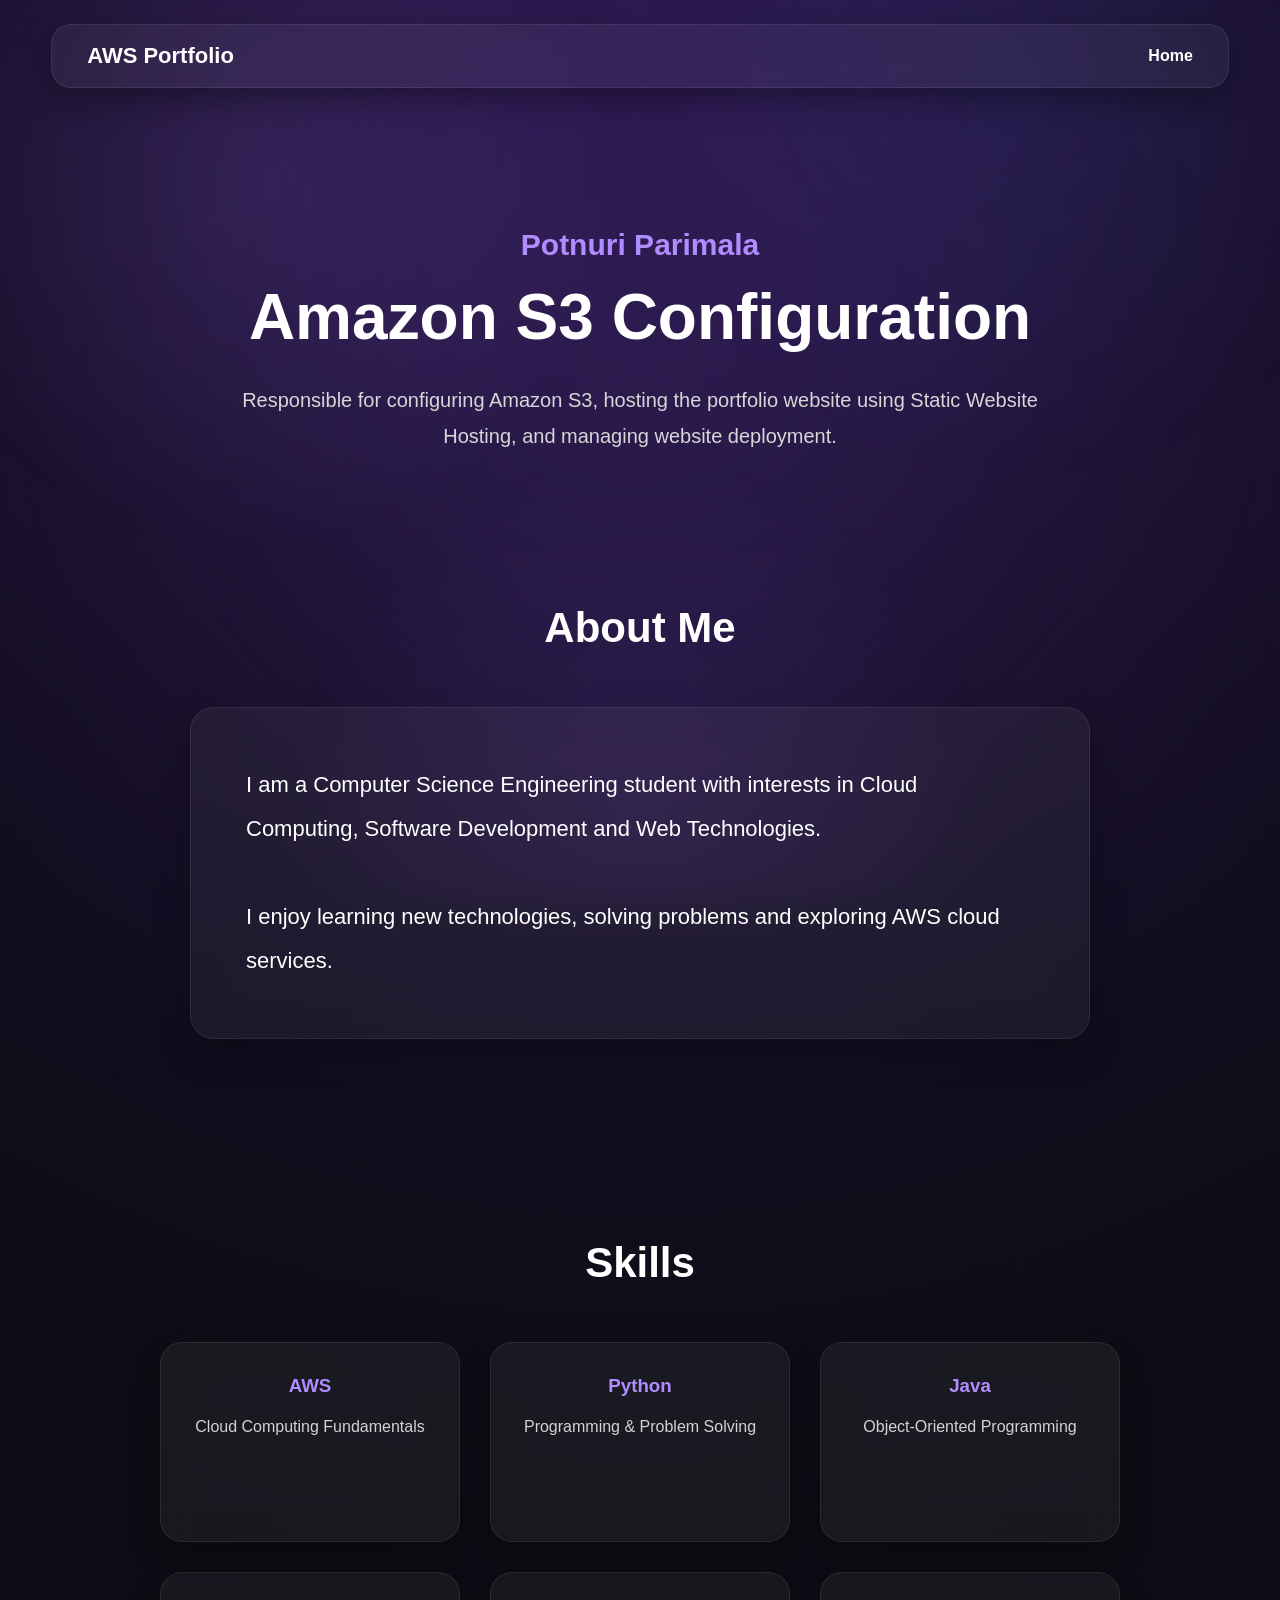
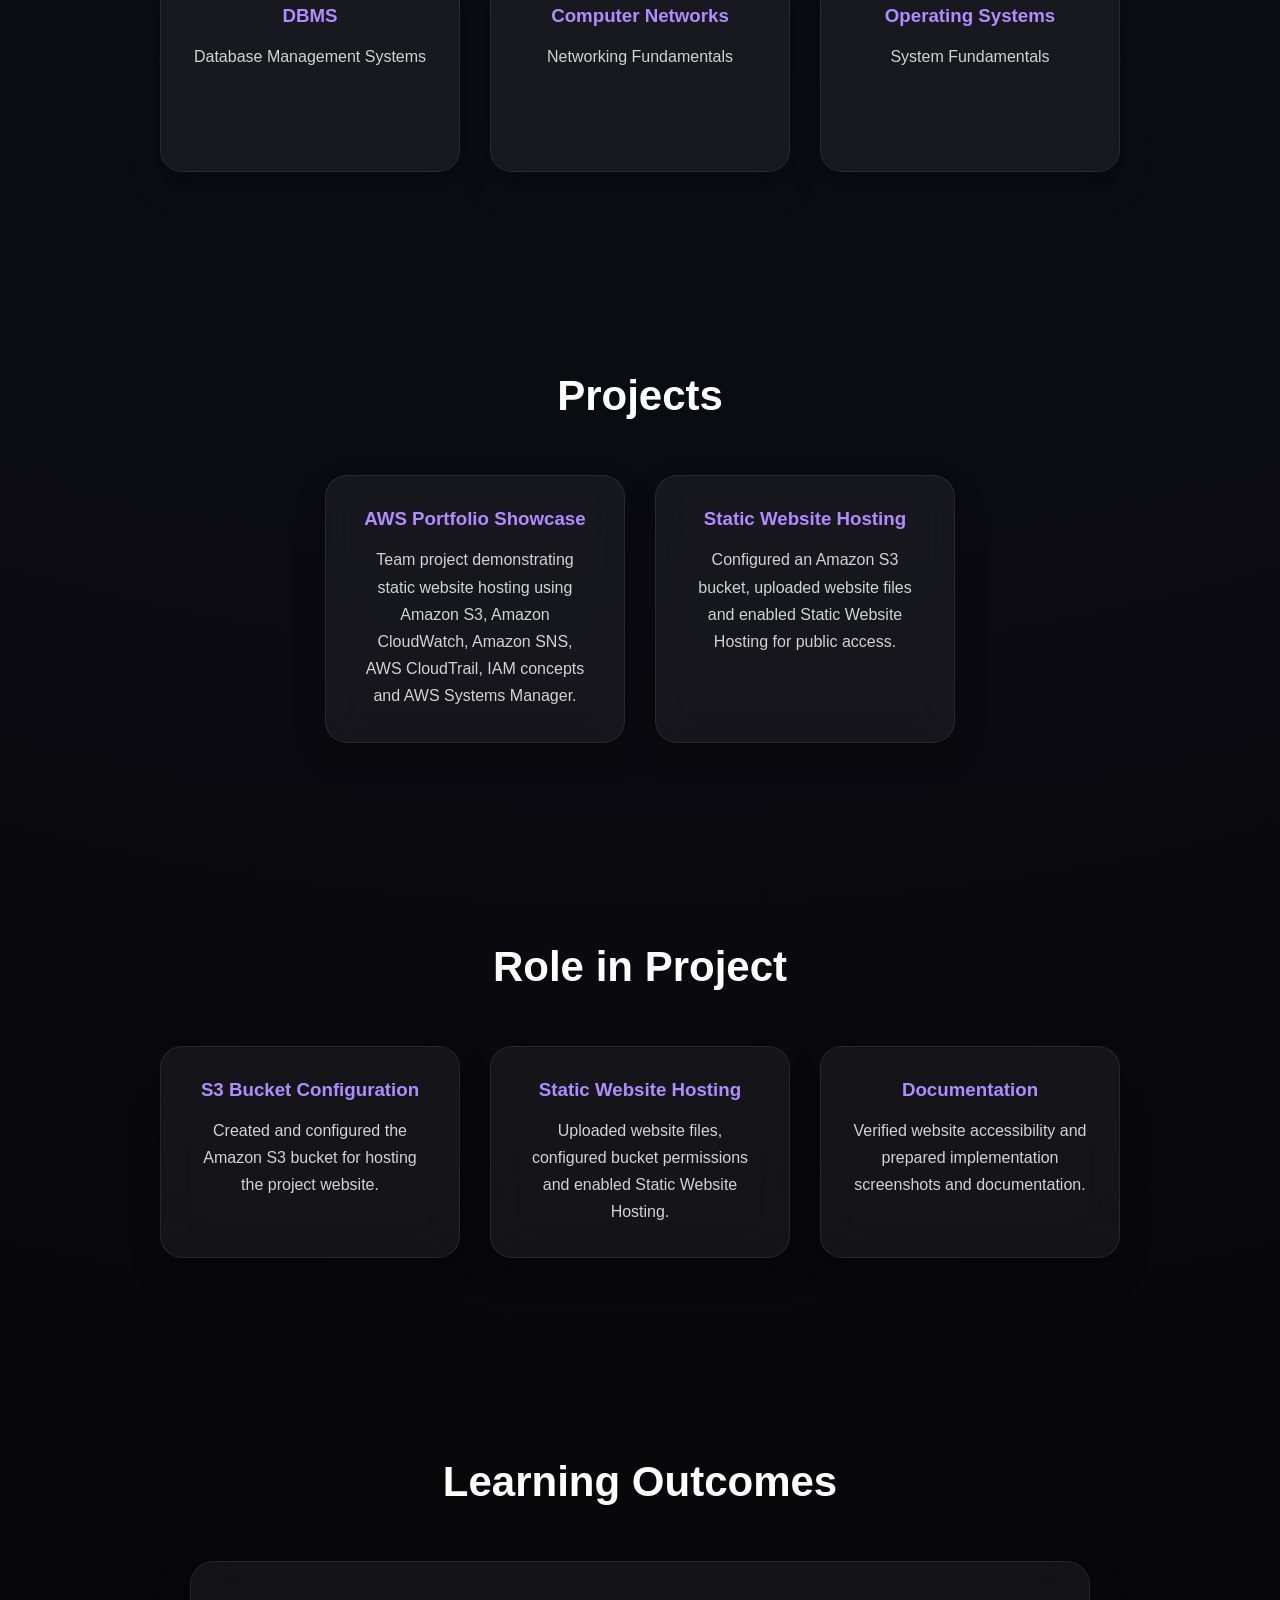
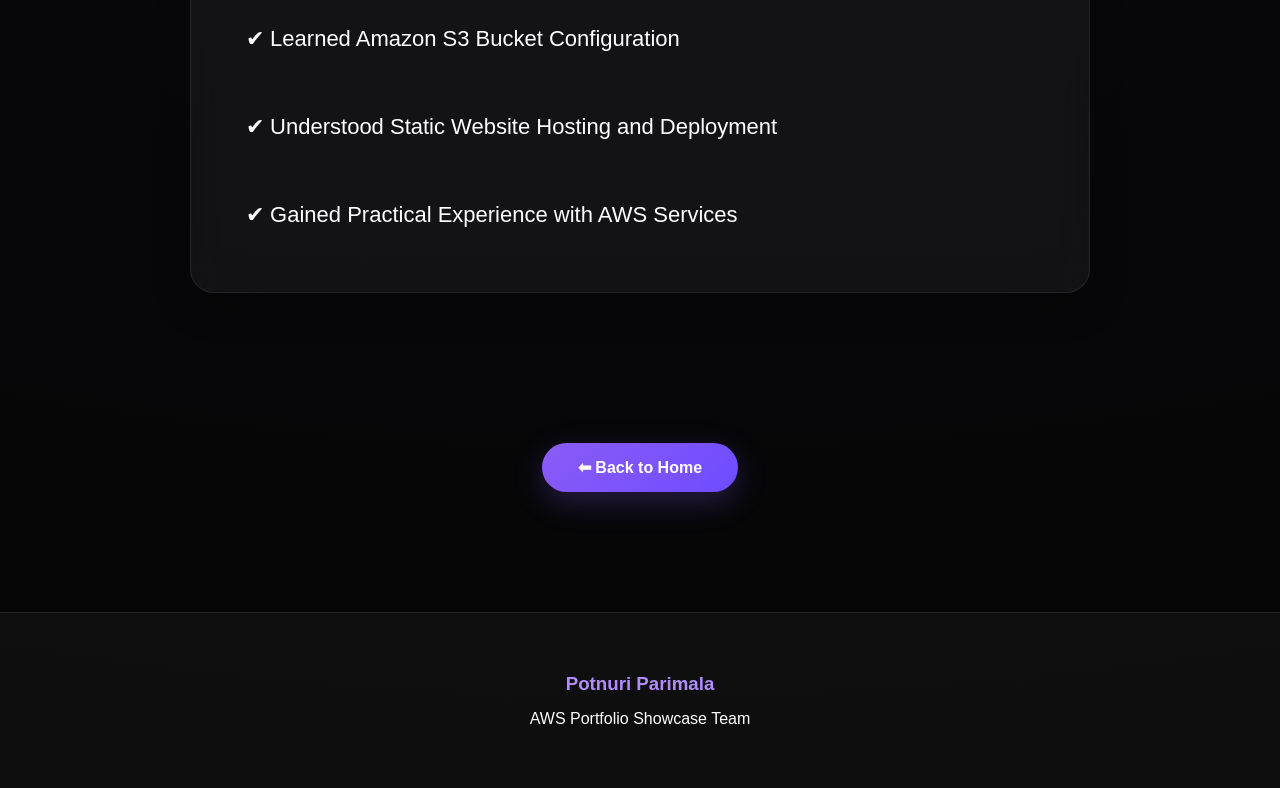
<file: parimala.html>
<!DOCTYPE html>
<html lang="en">

<head>
    <meta charset="UTF-8">
    <meta name="viewport" content="width=device-width, initial-scale=1.0">
    <title>Potnuri Parimala</title>
    <link rel="stylesheet" href="style.css">
</head>

<body>

    <nav>

        <div class="logo">AWS Portfolio</div>

        <ul>
            <li><a href="index.html">Home</a></li>
        </ul>

    </nav>

    <section class="hero">

        <h1>Potnuri Parimala</h1>

        <h2>
            Amazon S3 Configuration
        </h2>

        <p class="subtitle">
            Responsible for configuring Amazon S3, hosting the
            portfolio website using Static Website Hosting,
            and managing website deployment.
        </p>

    </section>

    <section class="team">

        <h2>About Me</h2>

        <div class="architecture-box">

            I am a Computer Science Engineering student with
            interests in Cloud Computing, Software Development
            and Web Technologies.

            <br><br>

            I enjoy learning new technologies, solving problems
            and exploring AWS cloud services.

        </div>

    </section>

    <section class="services">

        <h2>Skills</h2>

        <div class="services-container">

            <div class="service-card">
                <h3>AWS</h3>
                <p>Cloud Computing Fundamentals</p>
            </div>

            <div class="service-card">
                <h3>Python</h3>
                <p>Programming & Problem Solving</p>
            </div>

            <div class="service-card">
                <h3>Java</h3>
                <p>Object-Oriented Programming</p>
            </div>

            <div class="service-card">
                <h3>DBMS</h3>
                <p>Database Management Systems</p>
            </div>

            <div class="service-card">
                <h3>Computer Networks</h3>
                <p>Networking Fundamentals</p>
            </div>

            <div class="service-card">
                <h3>Operating Systems</h3>
                <p>System Fundamentals</p>
            </div>

        </div>

    </section>

    <section class="services">

        <h2>Projects</h2>

        <div class="services-container">

            <div class="service-card">
                <h3>AWS Portfolio Showcase</h3>
                <p>
                    Team project demonstrating static website hosting using
                    Amazon S3, Amazon CloudWatch, Amazon SNS,
                    AWS CloudTrail, IAM concepts and AWS Systems Manager.
                </p>
            </div>

            <div class="service-card">
                <h3>Static Website Hosting</h3>
                <p>
                    Configured an Amazon S3 bucket, uploaded website
                    files and enabled Static Website Hosting for
                    public access.
                </p>
            </div>

        </div>

    </section>

    <section class="services">

        <h2>Role in Project</h2>

        <div class="services-container">

            <div class="service-card">
                <h3>S3 Bucket Configuration</h3>
                <p>
                    Created and configured the Amazon S3 bucket
                    for hosting the project website.
                </p>
            </div>

            <div class="service-card">
                <h3>Static Website Hosting</h3>
                <p>
                    Uploaded website files, configured bucket
                    permissions and enabled Static Website Hosting.
                </p>
            </div>

            <div class="service-card">
                <h3>Documentation</h3>
                <p>
                    Verified website accessibility and prepared
                    implementation screenshots and documentation.
                </p>
            </div>

        </div>

    </section>

    <section class="team">

        <h2>Learning Outcomes</h2>

        <div class="architecture-box">

            ✔ Learned Amazon S3 Bucket Configuration

            <br><br>

            ✔ Understood Static Website Hosting and Deployment

            <br><br>

            ✔ Gained Practical Experience with AWS Services

        </div>

    </section>

    <section style="text-align:center; padding:40px;">

        <a href="index.html" class="back-btn">
            ⬅ Back to Home
        </a>

    </section>

    <footer>

        <h3>Potnuri Parimala</h3>

        <p>AWS Portfolio Showcase Team</p>

    </footer>

</body>

</html>
</file>
<file: style.css>
html{scroll-behavior:smooth;}
*{margin:0;padding:0;box-sizing:border-box;}
body{
background:radial-gradient(circle at top,#24133f 0%,#0d0d16 35%,#050505 100%);
color:#fff;
font-family:Arial,sans-serif;
overflow-x:hidden;
}
body::before{
content:"";
position:fixed;
inset:0;
background:
radial-gradient(circle at 20% 20%,rgba(159,122,234,.12),transparent 30%),
radial-gradient(circle at 80% 10%,rgba(59,130,246,.08),transparent 30%),
radial-gradient(circle at 50% 90%,rgba(139,92,246,.10),transparent 35%);
pointer-events:none;
z-index:-2;
}
nav{
width:92%;
max-width:1400px;
margin:24px auto;
display:flex;
justify-content:space-between;
align-items:center;
padding:18px 35px;
background:rgba(255,255,255,.05);
backdrop-filter:blur(18px);
border:1px solid rgba(255,255,255,.08);
border-radius:20px;
position:sticky;
top:15px;
z-index:999;
box-shadow:0 10px 30px rgba(0,0,0,.35);
}
.logo{font-size:22px;font-weight:700;color:#fff;}
nav ul{display:flex;gap:30px;list-style:none;}
nav a{color:#fff;text-decoration:none;font-weight:600;transition:.3s;}
nav a:hover{color:#9f7aea;letter-spacing:.5px;}
.hero{position:relative;text-align:center;padding:70px 20px 50px;margin-top:70px;}
.hero::before{
content:"";
position:absolute;
width:650px;height:650px;
left:50%;top:-180px;
transform:translateX(-50%);
background:#8b5cf6;
filter:blur(240px);
opacity:.25;
z-index:-1;
}
.badge{
display:inline-block;
padding:12px 24px;
background:rgba(255,255,255,.08);
border:1px solid rgba(255,255,255,.08);
border-radius:40px;
margin-bottom:30px;
}
.hero h1{color:#b18cff;font-size:30px;margin-bottom:20px;}
.hero h2{
font-size:64px;
font-weight:800;
line-height:1.1;
max-width:1050px;
margin:auto;
}
.subtitle{
color:#d7d7d7;
font-size:20px;
line-height:1.8;
max-width:850px;
margin:30px auto 0;
}
.btn,.back-btn{
display:inline-block;
padding:15px 36px;
background:linear-gradient(135deg,#8b5cf6,#6d4cff);
color:#fff;
text-decoration:none;
font-weight:700;
border-radius:40px;
margin:10px;
transition:.35s;
box-shadow:0 10px 30px rgba(139,92,246,.25);
}
.btn:hover,.back-btn:hover{
transform:translateY(-6px);
box-shadow:0 15px 35px rgba(139,92,246,.45);
}
button{display:none;}
.team,.services,.architecture{padding:100px 10%;}
.team h2,.services h2,.architecture h2{
font-size:42px;
text-align:center;
margin-bottom:55px;
}
.team-container,.services-container{
display:flex;
flex-wrap:wrap;
justify-content:center;
gap:30px;
}
.card,.service-card{
width:300px;
min-height:200px;
padding:32px;
background:rgba(255,255,255,.05);
backdrop-filter:blur(18px);
border:1px solid rgba(255,255,255,.08);
border-radius:22px;
color:#fff;
text-align:center;
text-decoration:none;
transition:.35s ease;
box-shadow:0 15px 30px rgba(0,0,0,.25);
}
.card:hover,.service-card:hover{
transform:translateY(-10px) scale(1.02);
border-color:#9f7aea;
box-shadow:0 18px 40px rgba(139,92,246,.35);
}
.card h3,.service-card h3{color:#b18cff;margin-bottom:16px;}
.card p,.service-card p{color:#d3d3d3;line-height:1.7;}
.architecture-box{
max-width:900px;
margin:auto;
padding:55px;
background:rgba(255,255,255,.05);
backdrop-filter:blur(18px);
border:1px solid rgba(255,255,255,.08);
border-radius:24px;
font-size:22px;
line-height:2;
transition:.35s;
box-shadow:0 15px 35px rgba(0,0,0,.25);
}
.architecture-box:hover{
transform:translateY(-5px);
border-color:#9f7aea;
box-shadow:0 20px 45px rgba(139,92,246,.35);
}
footer{
text-align:center;
padding:60px 20px;
margin-top:70px;
background:rgba(255,255,255,.04);
border-top:1px solid rgba(255,255,255,.08);
}
footer h3{color:#b18cff;margin-bottom:15px;}
@media(max-width:900px){
.hero h2{font-size:46px;}
.team,.services,.architecture{padding:80px 7%;}
nav{flex-direction:column;gap:15px;}
nav ul{flex-wrap:wrap;justify-content:center;}
}
@media(max-width:600px){
.hero h2{font-size:34px;}
.subtitle{font-size:17px;}
.card,.service-card{width:100%;}
.architecture-box{padding:35px;font-size:18px;}
}
</file>
